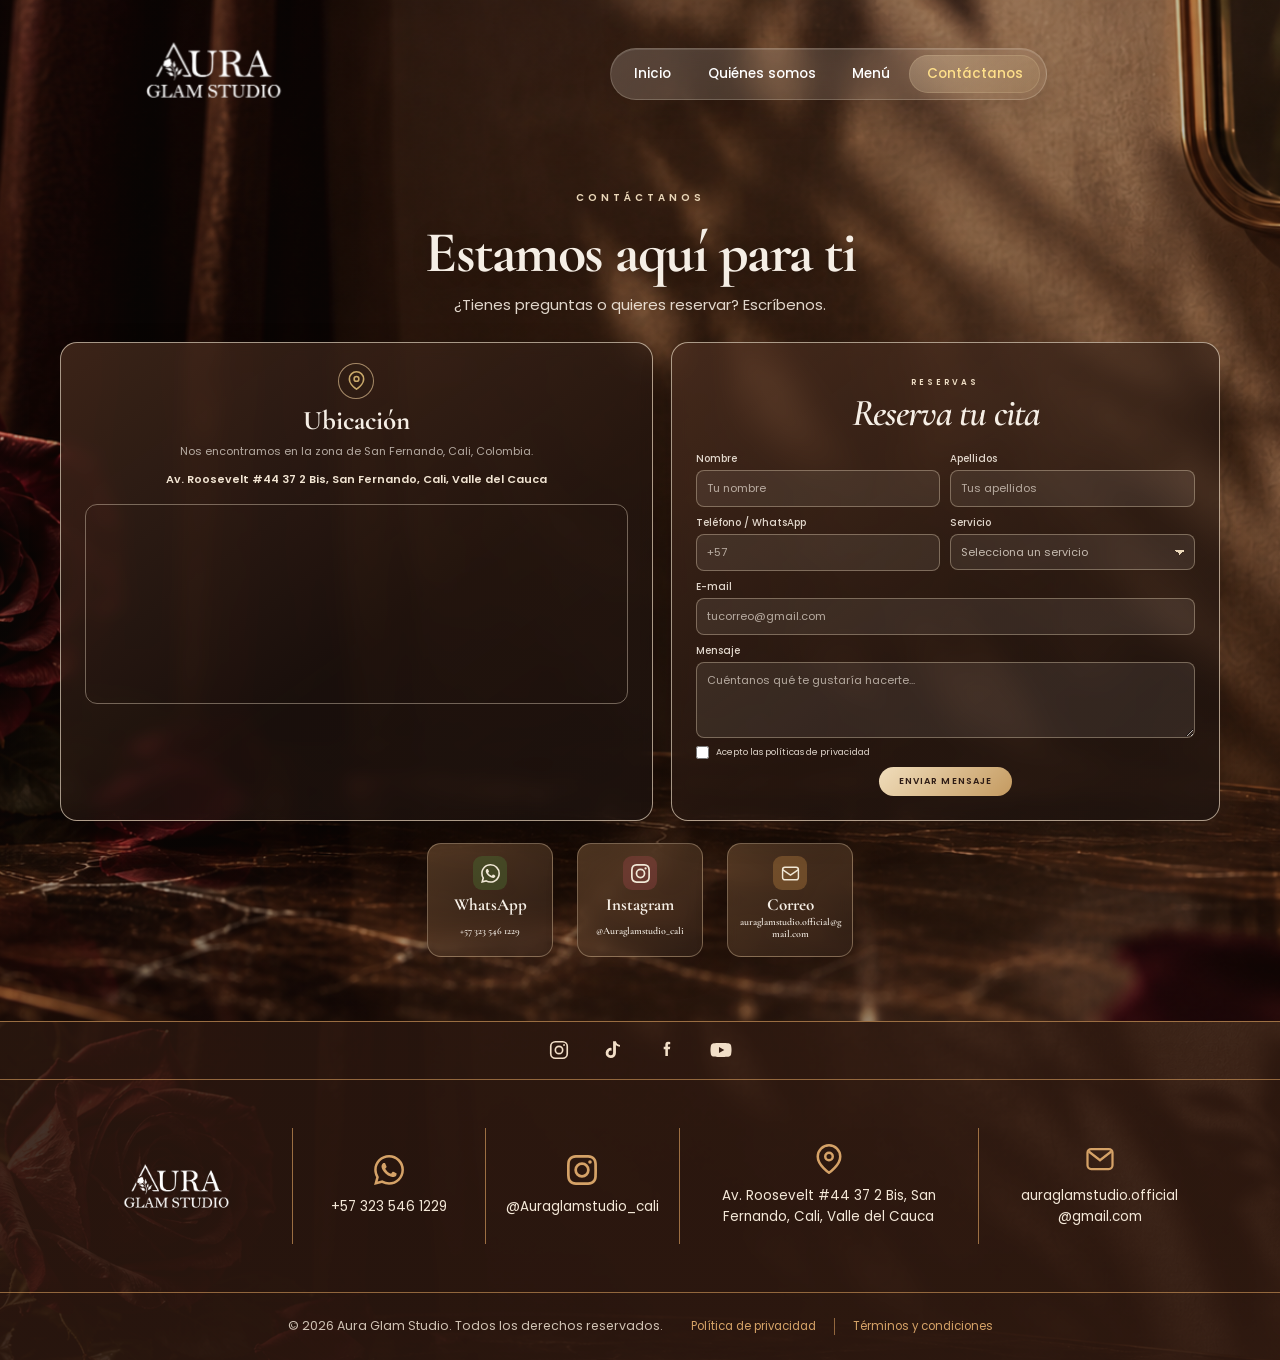
<file: contacto.html>
<!DOCTYPE html>
<html lang="es">
<head>
    <meta charset="UTF-8">
    <meta name="viewport" content="width=device-width, initial-scale=1.0">
    <title>Contacto — Aura Glam Studio</title>
    <link rel="icon" type="image/png" href="img/favicon.png" sizes="1024x1024">
    <link rel="preconnect" href="https://fonts.googleapis.com">
    <link rel="preconnect" href="https://fonts.gstatic.com" crossorigin>
    <link href="https://fonts.googleapis.com/css2?family=Cormorant+Garamond:ital,wght@0,500;0,600;0,700;1,500&family=Poppins:wght@300;400;500;600&display=swap" rel="stylesheet">
    <link rel="stylesheet" href="css/global.css">
    <link rel="stylesheet" href="css/contacto.css">
</head>
<body>

    <!-- NAVBAR -->
    <header>
        <nav id="navbar">
            <a href="index.html" class="nav-logo">
                <img src="img/Logoblanco.png.png" alt="Aura Glam Studio" class="nav-logo-img">
            </a>
            <ul class="nav-links">
                <li><a href="index.html"    class="nav-link">Inicio</a></li>
                <li><a href="nosotros.html" class="nav-link">Quiénes somos</a></li>
                <li><a href="menu.html"     class="nav-link">Menú</a></li>
                <li><a href="contacto.html" class="nav-link activo-link">Contáctanos</a></li>
            </ul>
            <button class="hamburger" id="hamburger" aria-label="Abrir menú">
                <span></span><span></span><span></span>
            </button>
        </nav>
        <div class="nav-mobile" id="navMobile">
            <a href="index.html"    class="nav-link-mobile">Inicio</a>
            <a href="nosotros.html" class="nav-link-mobile">Quiénes somos</a>
            <a href="menu.html"     class="nav-link-mobile">Menú</a>
            <a href="contacto.html" class="nav-link-mobile">Contáctanos</a>
        </div>
    </header>

    <main class="contacto-fondo">
        <!-- ENCABEZADO -->
        <section class="contacto-hero">
            <span class="seccion-tag claro">CONTÁCTANOS</span>
            <h1>Estamos aquí para ti</h1>
            <p>¿Tienes preguntas o quieres reservar? Escríbenos.</p>
        </section>

        <!-- CONTACTO Y RESERVAS -->
        <section class="contacto-seccion" id="contacto">
        <div class="ubicacion-panel">
            <div class="contacto-card ubicacion-card reveal">
                <div class="contacto-icono ubicacion-color">
                    <svg viewBox="0 0 24 24" fill="none" stroke="currentColor" stroke-width="2"><path d="M21 10c0 7-9 13-9 13s-9-6-9-13a9 9 0 0 1 18 0z"/><circle cx="12" cy="10" r="3"/></svg>
                </div>
                <h3>Ubicación</h3>
                <p>Nos encontramos en la zona de San Fernando, Cali, Colombia.</p>
                <span class="contacto-link">Av. Roosevelt #44 37 2 Bis, San Fernando, Cali, Valle del Cauca</span>
                <div class="contacto-mapa">
                    <iframe
                        title="Ubicación de Aura Glam Studio en San Fernando, Cali"
                        src="https://www.google.com/maps?q=Av.+Roosevelt+%2344+37+2+Bis,+San+Fernando,+Cali,+Valle+del+Cauca,+Colombia&output=embed"
                        loading="lazy"
                        referrerpolicy="no-referrer-when-downgrade"
                        allowfullscreen></iframe>
                </div>
            </div>
        </div>

        <div class="contacto-grid">

            <div class="contacto-card reveal">
                <div class="contacto-icono whatsapp-color">
                    <svg viewBox="0 0 24 24" fill="currentColor"><path d="M17.472 14.382c-.297-.149-1.758-.867-2.03-.967-.273-.099-.471-.148-.67.15-.197.297-.767.966-.94 1.164-.173.199-.347.223-.644.075-.297-.15-1.255-.463-2.39-1.475-.883-.788-1.48-1.761-1.653-2.059-.173-.297-.018-.458.13-.606.134-.133.298-.347.446-.52.149-.174.198-.298.298-.497.099-.198.05-.371-.025-.52-.075-.149-.669-1.612-.916-2.207-.242-.579-.487-.5-.669-.51-.173-.008-.371-.01-.57-.01-.198 0-.52.074-.792.372-.272.297-1.04 1.016-1.04 2.479 0 1.462 1.065 2.875 1.213 3.074.149.198 2.096 3.2 5.077 4.487.709.306 1.262.489 1.694.625.712.227 1.36.195 1.871.118.571-.085 1.758-.719 2.006-1.413.248-.694.248-1.289.173-1.413-.074-.124-.272-.198-.57-.347m-5.421 7.403h-.004a9.87 9.87 0 01-5.031-1.378l-.361-.214-3.741.982.998-3.648-.235-.374a9.86 9.86 0 01-1.51-5.26c.001-5.45 4.436-9.884 9.888-9.884 2.64 0 5.122 1.03 6.988 2.898a9.825 9.825 0 012.893 6.994c-.003 5.45-4.437 9.884-9.885 9.884m8.413-18.297A11.815 11.815 0 0012.05 0C5.495 0 .16 5.335.157 11.892c0 2.096.547 4.142 1.588 5.945L.057 24l6.305-1.654a11.882 11.882 0 005.683 1.448h.005c6.554 0 11.89-5.335 11.893-11.893a11.821 11.821 0 00-3.48-8.413z"/></svg>
                </div>
                <h3>WhatsApp</h3>
                <a href="https://wa.me/573235461229" class="contacto-link" target="_blank" rel="noreferrer">
                    +57 323 546 1229
                </a>
            </div>

            <div class="contacto-card reveal">
                <div class="contacto-icono instagram-color">
                    <svg viewBox="0 0 24 24" fill="currentColor"><path d="M12 2.163c3.204 0 3.584.012 4.85.07 3.252.148 4.771 1.691 4.919 4.919.058 1.265.069 1.645.069 4.849 0 3.205-.012 3.584-.069 4.849-.149 3.225-1.664 4.771-4.919 4.919-1.266.058-1.644.07-4.85.07-3.204 0-3.584-.012-4.849-.07-3.26-.149-4.771-1.699-4.919-4.92-.058-1.265-.07-1.644-.07-4.849 0-3.204.013-3.583.07-4.849.149-3.227 1.664-4.771 4.919-4.919 1.266-.057 1.645-.069 4.849-.069zM12 0C8.741 0 8.333.014 7.053.072 2.695.272.273 2.69.073 7.052.014 8.333 0 8.741 0 12c0 3.259.014 3.668.072 4.948.2 4.358 2.618 6.78 6.98 6.98C8.333 23.986 8.741 24 12 24c3.259 0 3.668-.014 4.948-.072 4.354-.2 6.782-2.618 6.979-6.98.059-1.28.073-1.689.073-4.948 0-3.259-.014-3.667-.072-4.947-.196-4.354-2.617-6.78-6.979-6.98C15.668.014 15.259 0 12 0zm0 5.838a6.162 6.162 0 100 12.324 6.162 6.162 0 000-12.324zM12 16a4 4 0 110-8 4 4 0 010 8zm6.406-11.845a1.44 1.44 0 100 2.881 1.44 1.44 0 000-2.881z"/></svg>
                </div>
                <h3>Instagram</h3>
                <a href="https://instagram.com/Auraglamstudio_cali" class="contacto-link" target="_blank" rel="noreferrer">
                    @Auraglamstudio_cali
                </a>
            </div>

            <div class="contacto-card reveal">
                <div class="contacto-icono correo-color">
                    <svg viewBox="0 0 24 24" fill="none" stroke="currentColor" stroke-width="1.8">
                        <rect x="2" y="4" width="20" height="16" rx="3"/>
                        <path d="M2 7l10 7 10-7"/>
                    </svg>
                </div>
                <h3>Correo</h3>
                <a href="mailto:auraglamstudio.official@gmail.com" class="contacto-link">
                    auraglamstudio.official@gmail.com
                </a>
            </div>

        </div>

        <div class="reserva-panel">
            <div class="reserva-heading">
                <span class="seccion-tag claro">RESERVAS</span>
                <h2>Reserva tu cita</h2>
            </div>
            <form class="reserva-form" id="formulario" action="#" method="post">
                <div class="form-field">
                    <label for="nombre">Nombre</label>
                    <input id="nombre" name="nombre" type="text" autocomplete="given-name" placeholder="Tu nombre" required>
                </div>
                <div class="form-field">
                    <label for="apellidos">Apellidos</label>
                    <input id="apellidos" name="apellidos" type="text" autocomplete="family-name" placeholder="Tus apellidos" required>
                </div>
                <div class="form-field">
                    <label for="telefono">Teléfono / WhatsApp</label>
                    <input id="telefono" name="telefono" type="tel" autocomplete="tel" placeholder="+57" required>
                </div>
                <div class="form-field">
                    <label for="servicio">Servicio</label>
                    <select id="servicio" name="servicio" required>
                        <option value="" selected disabled>Selecciona un servicio</option>
                        <option value="cabello">Cabello</option>
                        <option value="unas">Uñas</option>
                        <option value="maquillaje">Maquillaje</option>
                        <option value="asesoria">Asesoría</option>
                    </select>
                </div>
                <section class="productos-seleccionados form-field-full" id="productosSeleccionados" aria-labelledby="productosSeleccionadosTitulo" aria-live="polite" hidden>
                    <h3 id="productosSeleccionadosTitulo">Productos seleccionados</h3>
                    <ul id="listaProductosSeleccionados"></ul>
                    <input type="hidden" id="productosReserva" name="productos">
                </section>
                <div class="form-field" id="campoCategoria" style="display:none;">
                    <label>Categoría</label>
                    <input id="categoria" name="categoria" type="hidden">
                    <div class="categoria-pills" id="categoriaPills"></div>
                    <a href="#" class="categoria-add" id="btnAgregarCategoria" title="Agregar otra categoría">
                        <span>+</span>
                    </a>
                </div>
                <div class="form-field form-field-full">
                    <label for="email">E-mail</label>
                    <input id="email" name="email" type="email" autocomplete="email" placeholder="tucorreo@gmail.com" required>
                </div>
                <div class="form-field form-field-full">
                    <label for="mensaje">Mensaje</label>
                    <textarea id="mensaje" name="mensaje" rows="6" placeholder="Cuéntanos qué te gustaría hacerte..." required></textarea>
                </div>
                <label class="privacy-check" for="privacidad">
                    <input id="privacidad" name="privacidad" type="checkbox" required>
                    <span>Acepto las políticas de privacidad</span>
                </label>
                <button class="reserva-button" id="btnEnviar" type="submit">ENVIAR MENSAJE</button>
            </form>
        </div>

        </section>
    </main>

    <!-- FOOTER -->
    <footer class="footer footer-simple">
        <div class="footer-socials" aria-label="Redes sociales">
            <a class="footer-social-link" href="https://instagram.com/Auraglamstudio_cali" target="_blank" rel="noreferrer" aria-label="Instagram">
                <svg viewBox="0 0 24 24" fill="none" stroke="currentColor" stroke-width="1.8" aria-hidden="true"><rect x="3" y="3" width="18" height="18" rx="5"/><circle cx="12" cy="12" r="4"/><circle cx="17.5" cy="6.5" r="1" fill="currentColor" stroke="none"/></svg>
            </a>
            <span class="footer-social-icon" role="img" aria-label="TikTok"><svg viewBox="0 0 24 24" fill="currentColor" aria-hidden="true"><path d="M19.6 8.4a7.1 7.1 0 0 1-4.4-1.5v8.3a5.6 5.6 0 1 1-4.8-5.5v3.1a2.5 2.5 0 1 0 1.7 2.4V2.5h3.1c.2 2.1 1.9 3.8 4.4 4.1z"/></svg></span>
            <span class="footer-social-icon" role="img" aria-label="Facebook"><svg viewBox="0 0 24 24" fill="currentColor" aria-hidden="true"><path d="M15.5 8.5H13V6.7c0-.7.4-.9.8-.9h1.7V3.2l-2.3-.1c-2.5 0-3 1.9-3 3.1v2.3H8.4v2.8h1.8v7.2H13v-7.2h2.1z"/></svg></span>
            <span class="footer-social-icon" role="img" aria-label="YouTube"><svg viewBox="0 0 24 24" fill="currentColor" aria-hidden="true"><path d="M23 7.1a3 3 0 0 0-2.1-2.2C19 4.4 12 4.4 12 4.4s-7 0-8.9.5A3 3 0 0 0 1 7.1 31 31 0 0 0 .5 12a31 31 0 0 0 .5 4.9 3 3 0 0 0 2.1 2.2c1.9.5 8.9.5 8.9.5s7 0 8.9-.5a3 3 0 0 0 2.1-2.2 31 31 0 0 0 .5-4.9 31 31 0 0 0-.5-4.9zM9.8 15.4V8.6l5.8 3.4z"/></svg></span>
        </div>
        <div class="footer-simple-row">
            <div class="footer-brand-block">
                <img src="img/Logoblanco.png.png" alt="Aura Glam Studio" class="footer-logo-img">
            </div>

            <div class="footer-center">
                <span>© 2026</span><br>
                <span>Aura Glam Studio</span>
            </div>

            <div class="footer-contact-list">
                <a class="footer-contact-item" href="mailto:auraglamstudio.official@gmail.com">
                    <svg class="footer-contact-icon" viewBox="0 0 24 24" fill="none" stroke="currentColor" stroke-width="1.8" aria-hidden="true"><rect x="2" y="4" width="20" height="16" rx="3"/><path d="m3 6 9 7 9-7"/></svg>
                    <span>auraglamstudio.official<wbr>@gmail.com</span>
                </a>
                <div class="footer-contact-item">
                    <svg class="footer-contact-icon" viewBox="0 0 24 24" fill="currentColor" aria-hidden="true"><path d="M17.472 14.382c-.297-.149-1.758-.867-2.03-.967-.273-.099-.471-.148-.67.15-.197.297-.767.966-.94 1.164-.173.199-.347.223-.644.075-.297-.15-1.255-.463-2.39-1.475-.883-.788-1.48-1.761-1.653-2.059-.173-.297-.018-.458.13-.606.134-.133.298-.347.446-.52.149-.174.198-.298.298-.497.099-.198.05-.371-.025-.52-.075-.149-.669-1.612-.916-2.207-.242-.579-.487-.5-.669-.51-.173-.008-.371-.01-.57-.01-.198 0-.52.074-.792.372-.272.297-1.04 1.016-1.04 2.479 0 1.462 1.065 2.875 1.213 3.074.149.198 2.096 3.2 5.077 4.487.709.306 1.262.489 1.694.625.712.227 1.36.195 1.871.118.571-.085 1.758-.719 2.006-1.413.248-.694.248-1.289.173-1.413-.074-.124-.272-.198-.57-.347m-5.421 7.403h-.004a9.87 9.87 0 01-5.031-1.378l-.361-.214-3.741.982.998-3.648-.235-.374a9.86 9.86 0 01-1.51-5.26c.001-5.45 4.436-9.884 9.888-9.884 2.64 0 5.122 1.03 6.988 2.898a9.825 9.825 0 012.893 6.994c-.003 5.45-4.437 9.884-9.885 9.884m8.413-18.297A11.815 11.815 0 0012.05 0C5.495 0 .16 5.335.157 11.892c0 2.096.547 4.142 1.588 5.945L.057 24l6.305-1.654a11.882 11.882 0 005.683 1.448h.005c6.554 0 11.89-5.335 11.893-11.893a11.821 11.821 0 00-3.48-8.413z"/></svg>
                    <a href="https://wa.me/573235461229" target="_blank" rel="noreferrer">+57 323 546 1229</a>
                </div>
                <div class="footer-contact-item">
                    <svg class="footer-contact-icon" viewBox="0 0 24 24" fill="currentColor" aria-hidden="true"><path d="M12 2.163c3.204 0 3.584.012 4.85.07 3.252.148 4.771 1.691 4.919 4.919.058 1.265.069 1.645.069 4.849 0 3.205-.012 3.584-.069 4.849-.149 3.225-1.664 4.771-4.919 4.919-1.266.058-1.644.07-4.85.07-3.204 0-3.584-.012-4.849-.07-3.26-.149-4.771-1.699-4.919-4.92-.058-1.265-.07-1.644-.07-4.849 0-3.204.013-3.583.07-4.849.149-3.227 1.664-4.771 4.919-4.919 1.266-.057 1.645-.069 4.849-.069zM12 0C8.741 0 8.333.014 7.053.072 2.695.272.273 2.69.073 7.052.014 8.333 0 8.741 0 12c0 3.259.014 3.668.072 4.948.2 4.358 2.618 6.78 6.98 6.98C8.333 23.986 8.741 24 12 24c3.259 0 3.668-.014 4.948-.072 4.354-.2 6.782-2.618 6.979-6.98.059-1.28.073-1.689.073-4.948 0-3.259-.014-3.667-.072-4.947-.196-4.354-2.617-6.78-6.979-6.98C15.668.014 15.259 0 12 0zm0 5.838a6.162 6.162 0 100 12.324 6.162 6.162 0 000-12.324zM12 16a4 4 0 110-8 4 4 0 010 8zm6.406-11.845a1.44 1.44 0 100 2.881 1.44 1.44 0 000-2.881z"/></svg>
                    <a href="https://instagram.com/Auraglamstudio_cali" target="_blank" rel="noreferrer">@Auraglamstudio_cali</a>
                </div>
                <div class="footer-contact-item">
                    <svg class="footer-contact-icon" viewBox="0 0 24 24" fill="none" stroke="currentColor" stroke-width="2" aria-hidden="true"><path d="M21 10c0 7-9 13-9 13s-9-6-9-13a9 9 0 0 1 18 0z"/><circle cx="12" cy="10" r="3"/></svg>
                    <span>Av. Roosevelt #44 37 2 Bis, San Fernando, Cali, Valle del Cauca</span>
                </div>
            </div>
        </div>
        <div class="footer-bottom">
            <span class="footer-copyright">© 2026 Aura Glam Studio. Todos los derechos reservados.</span>
            <div class="footer-legal"><span>Política de privacidad</span><span>Términos y condiciones</span></div>
        </div>
    </footer>

    <script src="js/global.js"></script>
    <script src="js/contacto.js"></script>
</body>
</html>
</file>
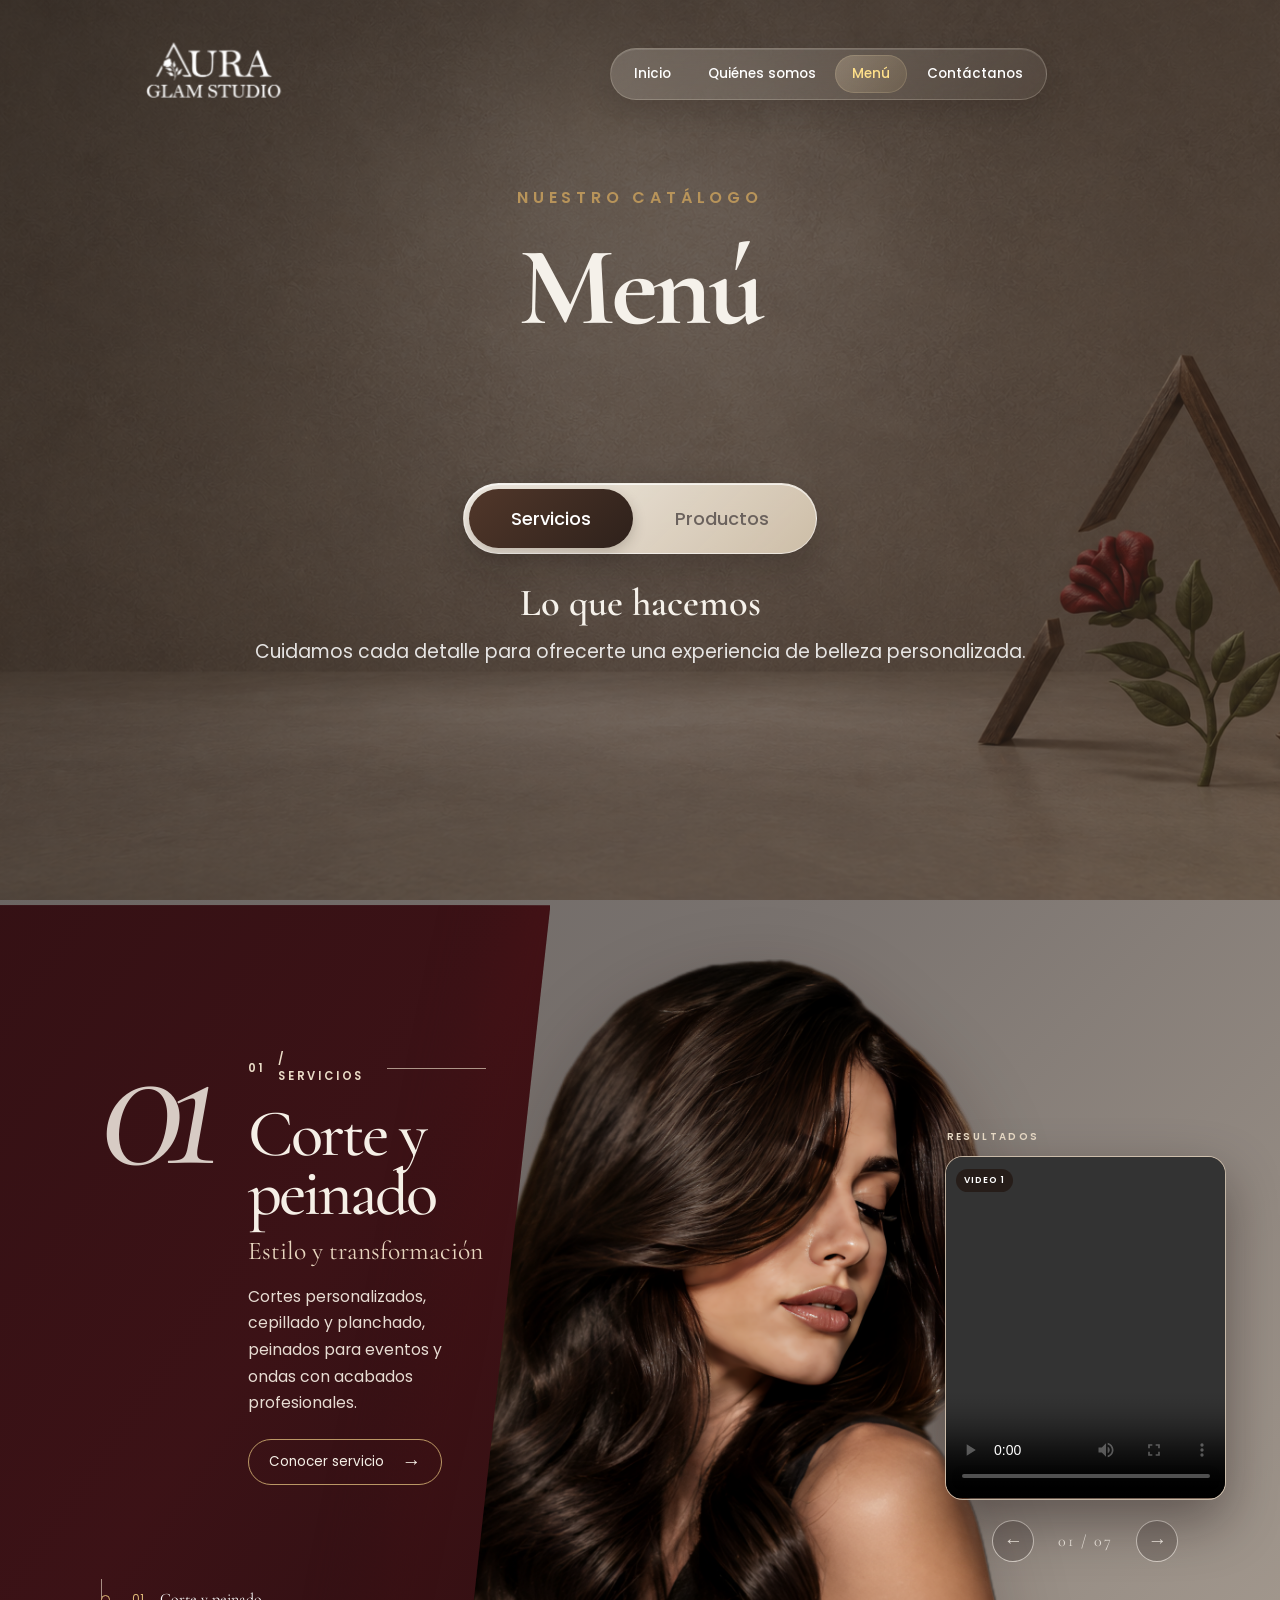
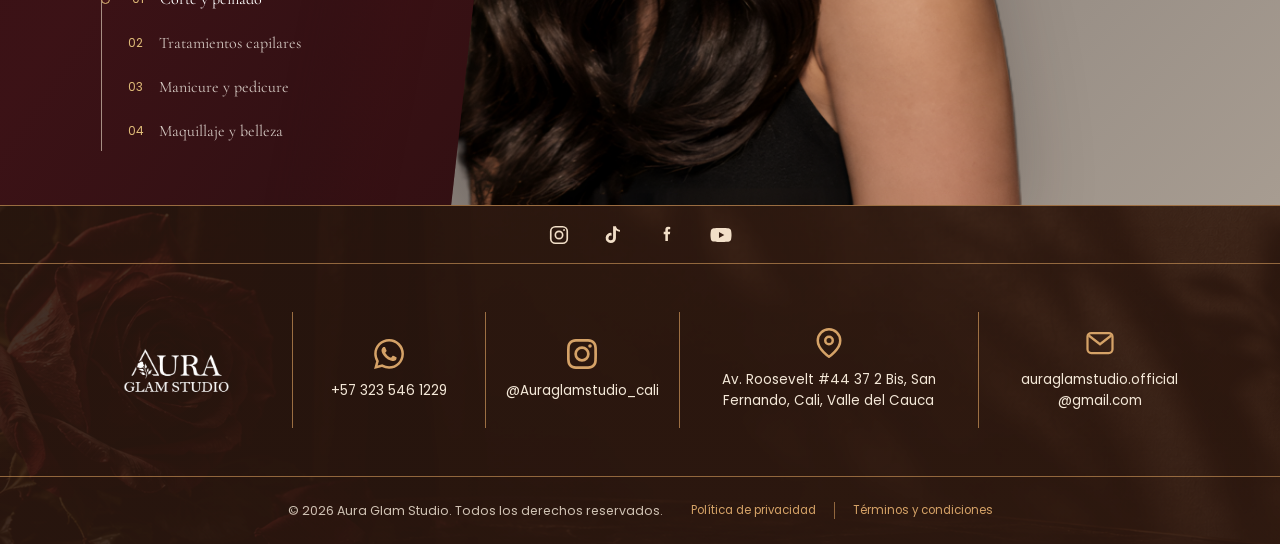
<file: menu.html>
<!DOCTYPE html>
<html lang="es">
<head>
    <meta charset="UTF-8">
    <meta name="viewport" content="width=device-width, initial-scale=1.0">
    <title>Menú — Aura Glam Studio</title>
    <link rel="icon" type="image/png" href="img/favicon.png" sizes="1025x1025">
    <link rel="preconnect" href="https://fonts.googleapis.com">
    <link rel="preconnect" href="https://fonts.gstatic.com" crossorigin>
    <link href="https://fonts.googleapis.com/css2?family=Cormorant+Garamond:ital,wght@0,500;0,600;0,700;1,500&family=Poppins:wght@300;400;500;600&display=swap" rel="stylesheet">
    <link rel="stylesheet" href="css/global.css">
    <link rel="stylesheet" href="css/menu.css">
</head>
<body class="pagina-menu">

    <!-- NAVBAR -->
    <header>
        <nav id="navbar">
            <a href="index.html" class="nav-logo">
                <img src="img/Logoblanco.png.png" alt="Aura Glam Studio" class="nav-logo-img">
            </a>
            <ul class="nav-links">
                <li><a href="index.html"    class="nav-link">Inicio</a></li>
                <li><a href="nosotros.html" class="nav-link">Quiénes somos</a></li>
                <li><a href="menu.html"     class="nav-link activo-link">Menú</a></li>
                <li><a href="contacto.html" class="nav-link">Contáctanos</a></li>
            </ul>
            <div class="nav-derecha">
                <button class="btn-carrito" id="btnCarrito" aria-label="Carrito de compras">
                    <svg viewBox="0 0 24 24" fill="none" stroke="currentColor" stroke-width="1.8">
                        <path d="M6 2L3 6v14a2 2 0 0 0 2 2h14a2 2 0 0 0 2-2V6l-3-4z"/>
                        <line x1="3" y1="6" x2="21" y2="6"/>
                        <path d="M16 10a4 4 0 0 1-8 0"/>
                    </svg>
                    <span class="carrito-badge" id="carritoBadge">0</span>
                </button>
                <button class="hamburger" id="hamburger" aria-label="Abrir menú">
                    <span></span><span></span><span></span>
                </button>
            </div>
        </nav>
        <div class="nav-mobile" id="navMobile">
            <a href="index.html"    class="nav-link-mobile">Inicio</a>
            <a href="nosotros.html" class="nav-link-mobile">Quiénes somos</a>
            <a href="menu.html"     class="nav-link-mobile">Menú</a>
            <a href="contacto.html" class="nav-link-mobile">Contáctanos</a>
        </div>
    </header>

    <!-- ENCABEZADO DE PÁGINA -->
    <section class="page-hero-crema">
        <span class="seccion-tag">NUESTRO CATÁLOGO</span>
        <h1>Menú</h1>
    </section>

    <main class="menu-contenido">
        <div class="menu-tabs-wrapper">
            <div class="tabs menu-tabs" role="tablist" aria-label="Categorías del menú">
                <button class="tab activo-tab" id="tabServicios" type="button" role="tab" aria-selected="true" aria-controls="servicios">
                    Servicios
                </button>
                <button class="tab" id="tabProductos" type="button" role="tab" aria-selected="false" aria-controls="productos" tabindex="-1">
                    Productos
                </button>
            </div>
            <div class="menu-intro reveal">
                <div class="menu-intro-content menu-intro-servicios">
                    <h2>Lo que hacemos</h2>
                    <p>Cuidamos cada detalle para ofrecerte una experiencia de belleza personalizada.</p>
                </div>
                <div class="menu-intro-content menu-intro-productos">
                    <h2>Lo que ofrecemos</h2>
                    <p>Productos seleccionados para complementar tu rutina de belleza en casa.</p>
                </div>
            </div>
        </div>

        <section class="servicio-showcase servicio--corte" id="servicios" role="tabpanel" aria-labelledby="tabServicios" aria-label="Servicios de Aura Glam Studio">
            <div class="servicio-panel reveal-left">
                <div class="servicio-intro reveal-left">
                    <span class="servicio-numero" id="servicioNumero" aria-hidden="true">01</span>
                    <div class="servicio-detalle">
                        <span class="servicio-kicker"><span id="servicioIndice">01</span> / SERVICIOS</span>
                        <h2 id="servicioTitulo">Corte y<br>peinado</h2>
                        <p class="servicio-subtitulo" id="servicioSubtitulo">Estilo y transformación</p>
                        <p class="servicio-descripcion" id="servicioDescripcion">
                            Cortes personalizados, cepillado y planchado, peinados para eventos y ondas con acabados profesionales.
                        </p>
                        <a class="servicio-cta" href="contacto.html">Conocer servicio <span aria-hidden="true">→</span></a>
                    </div>
                </div>

                <nav class="servicio-nav reveal-left" aria-label="Elegir servicio">
                    <button class="servicio-nav-item activo" type="button" data-servicio="0" aria-pressed="true">
                        <span>01</span> Corte y peinado
                    </button>
                    <button class="servicio-nav-item" type="button" data-servicio="1" aria-pressed="false">
                        <span>02</span> Tratamientos capilares
                    </button>
                    <button class="servicio-nav-item" type="button" data-servicio="2" aria-pressed="false">
                        <span>03</span> Manicure y pedicure
                    </button>
                    <button class="servicio-nav-item" type="button" data-servicio="3" aria-pressed="false">
                        <span>04</span> Maquillaje y belleza
                    </button>
                </nav>
            </div>

            <img
                class="servicio-modelo reveal-right"
                id="servicioModelo"
                src="img/modelo1.png"
                alt="Resultado de peinado profesional"
            >

            <div class="servicio-resultados reveal-right">
                <div class="resultados-encabezado">
                    <span>RESULTADOS</span>
                    <span class="resultado-tipo" id="resultadoTipo">VIDEO</span>
                </div>
                <div class="resultado-visor" id="resultadoVisor" aria-live="polite"></div>
                <div class="resultado-controles">
                    <button class="resultado-flecha" type="button" id="resultadoAnterior" aria-label="Resultado anterior">←</button>
                    <span class="resultado-contador" id="resultadoContador">01 / 04</span>
                    <button class="resultado-flecha" type="button" id="resultadoSiguiente" aria-label="Siguiente resultado">→</button>
                </div>
            </div>

        </section>

    <!-- PRODUCTOS -->
    <section class="productos-section fondo-blanco" id="productos" role="tabpanel" aria-labelledby="tabProductos" hidden>
        <div class="productos-grid">
            <article class="prod-card prod-card--serum reveal">
                <div class="prod-media">
                    <div class="visual-wrap">
                        <img class="visual" src="img/SERUMCAPILARVISUAL.png" alt="Sérum capilar" />
                    </div>
                </div>
                <div class="prod-card__content">
                    <span class="prod-badge prod-badge--natural">Natural</span>
                    <h3>Sérum capilar</h3>
                    <p>Nutrición profunda para cabellos dañados o secos. Resultados desde la primera aplicación.</p>
                    <button class="btn-agregar" data-producto="Sérum capilar">
                        <svg viewBox="0 0 24 24" fill="none" stroke="currentColor" stroke-width="1.8"><path d="M6 2L3 6v14a2 2 0 0 0 2 2h14a2 2 0 0 0 2-2V6l-3-4z"/><line x1="3" y1="6" x2="21" y2="6"/><path d="M16 10a4 4 0 0 1-8 0"/></svg>
                        Añadir al carrito
                    </button>
                </div>
            </article>

            <article class="prod-card prod-card--shampoo reveal">
                <div class="prod-media">
                    <div class="visual-wrap">
                        <img class="visual" src="img/SHAMPOOVISUAL.png" alt="Shampoo profesional" />
                    </div>
                </div>
                <div class="prod-card__content">
                    <span class="prod-badge prod-badge--premium">Premium</span>
                    <h3>Shampoo profesional</h3>
                    <p>Limpieza suave sin sulfatos, enriquecido con proteínas para un cabello brillante y saludable.</p>
                    <button class="btn-agregar" data-producto="Shampoo profesional">
                        <svg viewBox="0 0 24 24" fill="none" stroke="currentColor" stroke-width="1.8"><path d="M6 2L3 6v14a2 2 0 0 0 2 2h14a2 2 0 0 0 2-2V6l-3-4z"/><line x1="3" y1="6" x2="21" y2="6"/><path d="M16 10a4 4 0 0 1-8 0"/></svg>
                        Añadir al carrito
                    </button>
                </div>
            </article>

            <article class="prod-card prod-card--aceite reveal">
                <div class="prod-media">
                    <div class="visual-wrap">
                        <img class="visual" src="img/ACEITECAPILARVISUAL.png" alt="Aceite capilar" />
                    </div>
                </div>
                <div class="prod-card__content">
                    <span class="prod-badge prod-badge--favorite">Favorito</span>
                    <h3>Aceite capilar</h3>
                    <p>Brillo, suavidad y protección en un solo producto. Ideal como tratamiento de noche.</p>
                    <button class="btn-agregar" data-producto="Aceite capilar">
                        <svg viewBox="0 0 24 24" fill="none" stroke="currentColor" stroke-width="1.8"><path d="M6 2L3 6v14a2 2 0 0 0 2 2h14a2 2 0 0 0 2-2V6l-3-4z"/><line x1="3" y1="6" x2="21" y2="6"/><path d="M16 10a4 4 0 0 1-8 0"/></svg>
                        Añadir al carrito
                    </button>
                </div>
            </article>

            <article class="prod-card prod-card--crema reveal">
                <div class="prod-media">
                    <div class="visual-wrap">
                        <img class="visual" src="img/CREMAFACIALVISUAL.png" alt="Crema facial" />
                    </div>
                </div>
                <div class="prod-card__content">
                    <span class="prod-badge prod-badge--skincare">Skincare</span>
                    <h3>Crema facial</h3>
                    <p>Hidratación y protección para el cuidado diario del rostro. Fórmula ligera y de rápida absorción.</p>
                    <button class="btn-agregar" data-producto="Crema facial">
                        <svg viewBox="0 0 24 24" fill="none" stroke="currentColor" stroke-width="1.8"><path d="M6 2L3 6v14a2 2 0 0 0 2 2h14a2 2 0 0 0 2-2V6l-3-4z"/><line x1="3" y1="6" x2="21" y2="6"/><path d="M16 10a4 4 0 0 1-8 0"/></svg>
                        Añadir al carrito
                    </button>
                </div>
            </article>
        </div>
    </section>
    </main>

    <!-- FOOTER -->
    <footer class="footer footer-simple">
        <div class="footer-socials" aria-label="Redes sociales">
            <a class="footer-social-link" href="https://instagram.com/Auraglamstudio_cali" target="_blank" rel="noreferrer" aria-label="Instagram">
                <svg viewBox="0 0 24 24" fill="none" stroke="currentColor" stroke-width="1.8" aria-hidden="true"><rect x="3" y="3" width="18" height="18" rx="5"/><circle cx="12" cy="12" r="4"/><circle cx="17.5" cy="6.5" r="1" fill="currentColor" stroke="none"/></svg>
            </a>
            <span class="footer-social-icon" role="img" aria-label="TikTok"><svg viewBox="0 0 24 24" fill="currentColor" aria-hidden="true"><path d="M19.6 8.4a7.1 7.1 0 0 1-4.4-1.5v8.3a5.6 5.6 0 1 1-4.8-5.5v3.1a2.5 2.5 0 1 0 1.7 2.4V2.5h3.1c.2 2.1 1.9 3.8 4.4 4.1z"/></svg></span>
            <span class="footer-social-icon" role="img" aria-label="Facebook"><svg viewBox="0 0 24 24" fill="currentColor" aria-hidden="true"><path d="M15.5 8.5H13V6.7c0-.7.4-.9.8-.9h1.7V3.2l-2.3-.1c-2.5 0-3 1.9-3 3.1v2.3H8.4v2.8h1.8v7.2H13v-7.2h2.1z"/></svg></span>
            <span class="footer-social-icon" role="img" aria-label="YouTube"><svg viewBox="0 0 24 24" fill="currentColor" aria-hidden="true"><path d="M23 7.1a3 3 0 0 0-2.1-2.2C19 4.4 12 4.4 12 4.4s-7 0-8.9.5A3 3 0 0 0 1 7.1 31 31 0 0 0 .5 12a31 31 0 0 0 .5 4.9 3 3 0 0 0 2.1 2.2c1.9.5 8.9.5 8.9.5s7 0 8.9-.5a3 3 0 0 0 2.1-2.2 31 31 0 0 0 .5-4.9 31 31 0 0 0-.5-4.9zM9.8 15.4V8.6l5.8 3.4z"/></svg></span>
        </div>
        <div class="footer-simple-row">
            <div class="footer-brand-block">
                <img src="img/Logoblanco.png.png" alt="Aura Glam Studio" class="footer-logo-img">
            </div>

            <div class="footer-center">
                <span>© 2026</span><br>
                <span>Aura Glam Studio</span>
            </div>

            <div class="footer-contact-list">
                <a class="footer-contact-item" href="mailto:auraglamstudio.official@gmail.com">
                    <svg class="footer-contact-icon" viewBox="0 0 24 24" fill="none" stroke="currentColor" stroke-width="1.8" aria-hidden="true"><rect x="2" y="4" width="20" height="16" rx="3"/><path d="m3 6 9 7 9-7"/></svg>
                    <span>auraglamstudio.official<wbr>@gmail.com</span>
                </a>
                <div class="footer-contact-item">
                    <svg class="footer-contact-icon" viewBox="0 0 24 24" fill="currentColor" aria-hidden="true"><path d="M17.472 14.382c-.297-.149-1.758-.867-2.03-.967-.273-.099-.471-.148-.67.15-.197.297-.767.966-.94 1.164-.173.199-.347.223-.644.075-.297-.15-1.255-.463-2.39-1.475-.883-.788-1.48-1.761-1.653-2.059-.173-.297-.018-.458.13-.606.134-.133.298-.347.446-.52.149-.174.198-.298.298-.497.099-.198.05-.371-.025-.52-.075-.149-.669-1.612-.916-2.207-.242-.579-.487-.5-.669-.51-.173-.008-.371-.01-.57-.01-.198 0-.52.074-.792.372-.272.297-1.04 1.016-1.04 2.479 0 1.462 1.065 2.875 1.213 3.074.149.198 2.096 3.2 5.077 4.487.709.306 1.262.489 1.694.625.712.227 1.36.195 1.871.118.571-.085 1.758-.719 2.006-1.413.248-.694.248-1.289.173-1.413-.074-.124-.272-.198-.57-.347m-5.421 7.403h-.004a9.87 9.87 0 01-5.031-1.378l-.361-.214-3.741.982.998-3.648-.235-.374a9.86 9.86 0 01-1.51-5.26c.001-5.45 4.436-9.884 9.888-9.884 2.64 0 5.122 1.03 6.988 2.898a9.825 9.825 0 012.893 6.994c-.003 5.45-4.437 9.884-9.885 9.884m8.413-18.297A11.815 11.815 0 0012.05 0C5.495 0 .16 5.335.157 11.892c0 2.096.547 4.142 1.588 5.945L.057 24l6.305-1.654a11.882 11.882 0 005.683 1.448h.005c6.554 0 11.89-5.335 11.893-11.893a11.821 11.821 0 00-3.48-8.413z"/></svg>
                    <a href="https://wa.me/573235461229" target="_blank" rel="noreferrer">+57 323 546 1229</a>
                </div>
                <div class="footer-contact-item">
                    <svg class="footer-contact-icon" viewBox="0 0 24 24" fill="currentColor" aria-hidden="true"><path d="M12 2.163c3.204 0 3.584.012 4.85.07 3.252.148 4.771 1.691 4.919 4.919.058 1.265.069 1.645.069 4.849 0 3.205-.012 3.584-.069 4.849-.149 3.225-1.664 4.771-4.919 4.919-1.266.058-1.644.07-4.85.07-3.204 0-3.584-.012-4.849-.07-3.26-.149-4.771-1.699-4.919-4.92-.058-1.265-.07-1.644-.07-4.849 0-3.204.013-3.583.07-4.849.149-3.227 1.664-4.771 4.919-4.919 1.266-.057 1.645-.069 4.849-.069zM12 0C8.741 0 8.333.014 7.053.072 2.695.272.273 2.69.073 7.052.014 8.333 0 8.741 0 12c0 3.259.014 3.668.072 4.948.2 4.358 2.618 6.78 6.98 6.98C8.333 23.986 8.741 24 12 24c3.259 0 3.668-.014 4.948-.072 4.354-.2 6.782-2.618 6.979-6.98.059-1.28.073-1.689.073-4.948 0-3.259-.014-3.667-.072-4.947-.196-4.354-2.617-6.78-6.979-6.98C15.668.014 15.259 0 12 0zm0 5.838a6.162 6.162 0 100 12.324 6.162 6.162 0 000-12.324zM12 16a4 4 0 110-8 4 4 0 010 8zm6.406-11.845a1.44 1.44 0 100 2.881 1.44 1.44 0 000-2.881z"/></svg>
                    <a href="https://instagram.com/Auraglamstudio_cali" target="_blank" rel="noreferrer">@Auraglamstudio_cali</a>
                </div>
                <div class="footer-contact-item">
                    <svg class="footer-contact-icon" viewBox="0 0 24 24" fill="none" stroke="currentColor" stroke-width="2" aria-hidden="true"><path d="M21 10c0 7-9 13-9 13s-9-6-9-13a9 9 0 0 1 18 0z"/><circle cx="12" cy="10" r="3"/></svg>
                    <span>Av. Roosevelt #44 37 2 Bis, San Fernando, Cali, Valle del Cauca</span>
                </div>
            </div>
        </div>
        <div class="footer-bottom">
            <span class="footer-copyright">© 2026 Aura Glam Studio. Todos los derechos reservados.</span>
            <div class="footer-legal"><span>Política de privacidad</span><span>Términos y condiciones</span></div>
        </div>
    </footer>

    <script src="js/global.js"></script>
    <script src="js/menu.js"></script>
</body>
</html>
</file>
<file: css/global.css>
/* ==========================================
   AURA GLAM STUDIO — global.css
   Estilos compartidos: reset, variables,
   navbar, footer, animaciones de scroll
========================================== */

/* =========  VARIABLES  ========= */
:root {
    --crema:        #F5F1EA;
    --blanco:       #FFFFFF;
    --cafe-oscuro:  #2E2825;
    --cafe-medio:   #3A302C;
    --dorado:       #B8945A;
    --dorado-claro: #C9A96A;
    --rojo-petalo:  #C9A96A;
    --rojo:         #9E0000;
    --verde:        #1F3A05;
    --gris-texto:   #6B625D;
    --sombra-sm:    0 4px 18px rgba(0,0,0,.08);
    --sombra-md:    0 10px 35px rgba(0,0,0,.12);
    --sombra-lg:    0 25px 55px rgba(0,0,0,.18);
    --radio:        20px;
    --transicion:   .38s ease;
}

/* =========  RESET & BASE  ========= */
html { scroll-behavior: smooth; }

*, *::before, *::after {
    margin: 0;
    padding: 0;
    box-sizing: border-box;
}

body {
    font-family: 'Poppins', sans-serif;
    background: var(--crema);
    color: var(--cafe-oscuro);
    overflow-x: hidden;
}


a { text-decoration: none; color: inherit; }
img { display: block; max-width: 100%; }

h1, h2, h3 {
    font-family: 'Cormorant Garamond', serif;
    line-height: 1.15;
}

/* =========  ETIQUETAS DE SECCIÓN  ========= */
.seccion-tag {
    display: inline-block;
    font-family: 'Poppins', sans-serif;
    font-size: 12px;
    font-weight: 600;
    letter-spacing: 4px;
    color: var(--dorado);
    text-transform: uppercase;
    margin-bottom: 14px;
}
.seccion-tag.claro { color: var(--dorado-claro); }

.subtitulo {
    max-width: 620px;
    margin: 12px auto 60px;
    color: var(--gris-texto);
    font-size: 18px;
    line-height: 32px;
}
.subtitulo.claro-p { color: #c8bfb7; }

/* ==========================================
   NAVBAR
========================================== */
#navbar {
    position: fixed;
    top: 0; left: 0;
    width: 100%;
    z-index: 1000;
    display: flex;
    justify-content: space-between;
    align-items: center;
    padding: 28px 8%;
    transition: background var(--transicion),
                padding var(--transicion),
                box-shadow var(--transicion);
}

body.pagina-inicio #navbar {
    background: transparent;
    -webkit-backdrop-filter: none;
    backdrop-filter: none;
}

body.pagina-inicio #navbar.activo {
    background: linear-gradient(90deg, rgba(43, 24, 19, .88), rgba(43, 24, 19, .62) 58%, rgba(43, 24, 19, .36));
    box-shadow: 0 6px 30px rgba(0, 0, 0, .2);
    -webkit-backdrop-filter: blur(10px);
    backdrop-filter: blur(10px);
}

body.pagina-inicio #navbar.activo .nav-link,
body.pagina-inicio #navbar.activo .nav-link:hover {
    color: #fff;
}

body.pagina-inicio #navbar.activo .nav-link.activo-link {
    color: #ffe08a;
}

body.pagina-inicio #navbar.activo .nav-logo-img.logo-negro {
    filter: brightness(0) invert(1);
}

body.pagina-inicio #navbar.activo .hamburger span {
    background: #fff;
}

.nav-logo {
    display: flex;
    align-items: center;
    justify-content: flex-start;
    margin-right: auto;
    margin-left: -24px;
    margin-top: -3px;
    flex-shrink: 0;
    transition: color var(--transicion);
    white-space: nowrap;
}
.nav-logo-img {
    width: 270px;
    height: 94px;
    display: block;
    border-radius: 0;
    background: transparent;
    object-fit: contain;
    transform: translateY(-2px);
    filter: sepia(0.9) saturate(0.75) brightness(1.5) hue-rotate(-18deg);
    animation: logoFadeSlide .8s ease;
    transition: transform .3s ease, filter .3s ease;
    will-change: transform;
}
.nav-logo-img.logo-negro {
    filter: brightness(0);
}
.nav-logo:hover .nav-logo-img {
    transform: scale(1.05);
    filter: sepia(0.95) saturate(0.9) brightness(1.6) hue-rotate(-18deg);
}
.nav-logo-texto {
    display: inline-block;
}

@keyframes logoFadeSlide {
    0% {
        opacity: 0;
        transform: translateY(-18px);
    }
    100% {
        opacity: 1;
        transform: translateY(0);
    }
}

.nav-links {
    display: flex;
    list-style: none;
    gap: 4px;
    align-items: center;
    padding: 6px;
    border: 1px solid rgba(255, 244, 225, .2);
    border-radius: 999px;
    background: linear-gradient(135deg, rgba(255, 250, 242, .18), rgba(255, 250, 242, .06));
    -webkit-backdrop-filter: blur(16px);
    backdrop-filter: blur(16px);
    box-shadow: 0 10px 32px rgba(16, 10, 8, .14), inset 0 1px 0 rgba(255, 255, 255, .12);
    margin-inline: auto;
}

.nav-link {
    position: relative;
    font-size: 15px;
    font-weight: 500;
    color: white;
    transition: color var(--transicion), background var(--transicion), box-shadow var(--transicion);
    display: inline-flex;
    align-items: center;
    justify-content: center;
    min-height: 38px;
    padding: 0 17px;
    border-radius: 999px;
    white-space: nowrap;
}

.nav-link::after {
    content: none;
}

.nav-link:hover,
.nav-link.activo-link {
    background: linear-gradient(135deg, rgba(245, 224, 190, .26), rgba(201, 169, 106, .12));
    color: #fff8ed;
    box-shadow: inset 0 0 0 1px rgba(239, 213, 174, .18);
}

.nav-link.activo-link {
    color: #ffe08a;
}

/* Navbar café translúcido al hacer scroll en todas las páginas */
body #navbar.activo {
    background: linear-gradient(90deg, rgba(43, 24, 19, .88), rgba(43, 24, 19, .62) 58%, rgba(43, 24, 19, .36));
    padding: 16px 8%;
    box-shadow: 0 6px 30px rgba(0, 0, 0, .2);
    -webkit-backdrop-filter: blur(10px);
    backdrop-filter: blur(10px);
}
#navbar.activo .nav-logo-img.logo-negro { filter: brightness(0) invert(1); }
#navbar.activo .nav-link,
#navbar.activo .nav-link.activo-link,
#navbar.activo .nav-link:hover { color: #fff; }
#navbar.activo .nav-link:hover,
#navbar.activo .nav-link.activo-link { color: #ffe08a; }
#navbar.activo .hamburger span { background: #fff; }

html body #navbar .nav-links .nav-link.activo-link {
    color: #ffe08a;
}

/* Hamburguesa */
.hamburger {
    display: none;
    flex-direction: column;
    justify-content: space-between;
    width: 26px; height: 18px;
    background: none;
    border: none;
    cursor: pointer;
    padding: 0;
}
.hamburger span {
    display: block;
    width: 100%; height: 2px;
    background: white;
    border-radius: 2px;
    transition: var(--transicion);
}
.hamburger.abierto span:nth-child(1) { transform: translateY(8px) rotate(45deg); }
.hamburger.abierto span:nth-child(2) { opacity: 0; }
.hamburger.abierto span:nth-child(3) { transform: translateY(-8px) rotate(-45deg); }

/* Menú móvil */
.nav-mobile {
    position: fixed;
    top: 0; left: 0;
    width: 100%; height: 100vh;
    background: var(--cafe-oscuro);
    display: flex;
    flex-direction: column;
    justify-content: center;
    align-items: center;
    gap: 36px;
    z-index: 999;
    opacity: 0;
    pointer-events: none;
    transition: opacity .4s ease;
}
.nav-mobile.visible { opacity: 1; pointer-events: all; }

.nav-link-mobile {
    font-family: 'Cormorant Garamond', serif;
    font-size: 38px;
    font-weight: 600;
    color: var(--crema);
    transition: color var(--transicion);
}
.nav-link-mobile:hover { color: var(--dorado-claro); }

/* ==========================================
   FOOTER
========================================== */
.footer {
    background: #2e1913;
    padding: 48px 10%;
    text-align: center;
    border-top: 1px solid rgba(200,160,80,.15);
}
.footer-logo {
    font-family: 'Cormorant Garamond', serif;
    font-size: 28px;
    font-weight: 700;
    color: var(--crema);
    margin-bottom: 14px;
    letter-spacing: 1px;
}
.footer-copy {
    font-size: 13px;
    color: #7a706a;
    margin-bottom: 22px;
}
.footer-links {
    display: flex;
    justify-content: center;
    gap: 32px;
    flex-wrap: wrap;
}
.footer-links a {
    font-size: 13px;
    color: #7a706a;
    transition: color var(--transicion);
}
.footer-links a:hover { color: var(--dorado-claro); }

.footer-simple {
    background: #2e1913;
    padding: 42px 10% 24px;
    color: #F5F1EA;
}

.footer-simple-row {
    display: grid;
    grid-template-columns: 1.1fr 1.5fr;
    align-items: center;
    gap: 24px;
}

.footer-brand-block {
    display: flex;
    align-items: center;
    justify-content: flex-start;
}

.footer-logo-img {
    width: 220px;
    height: auto;
    display: block;
    filter: sepia(0.9) saturate(0.75) brightness(1.5) hue-rotate(-18deg);
}

.footer-contact-list {
    display: flex;
    flex-direction: column;
    align-items: flex-start;
    gap: 10px;
}

.footer-contact-item {
    display: flex;
    align-items: center;
    justify-content: flex-start;
    gap: 10px;
    color: #F5F1EA;
    font-size: 0.8rem;
    text-align: left;
}

.footer-contact-icon {
    width: 18px;
    height: 18px;
    color: var(--dorado-claro);
    flex-shrink: 0;
}

.footer-contact-item a,
.footer-contact-item span {
    color: #F5F1EA;
    text-decoration: none;
    opacity: 0.9;
}

.footer-copy-simple {
    display: none;
}

@media (max-width: 640px) {
    .footer-simple-row {
        grid-template-columns: 1fr;
        text-align: center;
    }
    .footer-brand-block {
        justify-content: center;
    }
    .footer-center {
        text-align: center;
    }
    .footer-contact-list {
        align-items: center;
    }
}

/* ==========================================
   ANIMACIONES DE SCROLL (reveal)
========================================== */
.reveal {
    opacity: 0;
    transform: translateY(55px);
    transition: opacity .85s ease, transform .85s ease;
}
.reveal-left {
    opacity: 0;
    transform: translateX(-70px);
    transition: opacity .85s ease, transform .85s ease;
}
.reveal-right {
    opacity: 0;
    transform: translateX(70px);
    transition: opacity .85s ease, transform .85s ease;
}
.scroll-reveal {
    opacity: 0;
    transition: opacity 1.1s ease, translate 1.1s cubic-bezier(.22, .68, 0, 1);
}
.scroll-reveal-left {
    translate: -56px 0;
}
.scroll-reveal-right {
    translate: 56px 0;
}
.scroll-reveal.is-visible {
    opacity: 1;
    translate: 0 0;
}
.show {
    opacity: 1;
    transform: translate(0, 0);
}

@media (prefers-reduced-motion: reduce) {
    .reveal,
    .reveal-left,
    .reveal-right,
    .scroll-reveal {
        opacity: 1;
        transform: none;
        translate: 0 0;
        transition: none;
    }
}

/* Animación de pulso al llegar a una sección por clic */
.section-highlight {
    animation: pulso-seccion .7s ease both;
}
@keyframes pulso-seccion {
    0%   { outline: 3px solid transparent; outline-offset: 0px; }
    40%  { outline: 3px solid rgba(184,148,90,.45); outline-offset: 10px; }
    100% { outline: 3px solid transparent; outline-offset: 0px; }
}

/* ==========================================
   RESPONSIVE NAVBAR
========================================== */
@media (max-width: 640px) {
    #navbar    { padding: 18px 5%; }
    .nav-links { display: none; }
    .hamburger { display: flex; }
    .nav-logo {
        margin-right: 0;
    }
    .nav-logo-img {
        width: 160px;
        height: auto;
    }
    .nav-logo-texto { font-size: 20px; }
}

@media (min-width: 641px) {
    .nav-links {
        gap: 2px;
    }

    #navbar > .nav-derecha {
        position: absolute;
        top: 50%;
        right: 8%;
        margin-left: 0;
        transform: translateY(-50%);
    }

    .nav-link {
        padding-inline: clamp(11px, 1.35vw, 18px);
        font-size: clamp(12px, 1.05vw, 14px);
    }

    #navbar .nav-derecha {
        margin-left: auto;
    }
}

/* ==========================================
   FOOTER COMPARTIDO
========================================== */
.footer.footer-simple {
    padding: 0;
    color: #f4e8d8;
    text-align: center;
    background:
        linear-gradient(rgba(43, 23, 15, .88), rgba(43, 23, 15, .91)),
        url('../img/FONDOCONTACTANOS.png') center 62% / cover no-repeat;
    border-top: 1px solid rgba(201, 146, 87, .7);
}

.footer-socials {
    min-height: 58px;
    display: flex;
    align-items: center;
    justify-content: center;
    gap: 32px;
    border-bottom: 1px solid rgba(201, 146, 87, .65);
}

.footer-social-link,
.footer-social-icon {
    width: 22px;
    height: 22px;
    display: inline-flex;
    align-items: center;
    justify-content: center;
    color: #f2dfc8;
}

.footer-social-link svg,
.footer-social-icon svg {
    width: 100%;
    height: 100%;
}

.footer-social-link {
    transition: color .25s ease, transform .25s ease;
}

.footer-social-link:hover {
    color: #d8a464;
    transform: translateY(-2px);
}

.footer-simple-row {
    width: min(100%, 1200px);
    margin: 0 auto;
    padding: 48px 20px;
    display: grid;
    grid-template-columns: minmax(190px, 1fr) minmax(0, 4fr);
    align-items: stretch;
    gap: 0;
    text-align: initial;
}

.footer-simple-row .footer-center {
    display: none;
}

.footer-simple-row .footer-brand-block {
    justify-content: center;
    padding: 20px;
}

.footer-simple-row .footer-logo-img {
    width: min(220px, 100%);
    filter: brightness(0) invert(1);
}

.footer-simple-row .footer-contact-list {
    display: grid;
    grid-template-columns: 1fr 1fr 1.55fr 1.25fr;
    align-items: stretch;
    gap: 0;
}

.footer-simple-row .footer-contact-item {
    min-width: 0;
    min-height: 116px;
    padding: 12px 18px;
    display: flex;
    flex-direction: column;
    align-items: center;
    justify-content: center;
    gap: 12px;
    border-left: 1px solid rgba(201, 146, 87, .72);
    color: #f4e8d8;
    font-size: .84rem;
    line-height: 1.55;
    text-align: center;
    text-decoration: none;
    overflow-wrap: anywhere;
}

.footer-simple-row .footer-contact-icon {
    width: 30px;
    height: 30px;
    color: #d5a267;
}

.footer-simple-row .footer-contact-item a,
.footer-simple-row .footer-contact-item span {
    color: inherit;
    opacity: 1;
}

.footer-simple-row a.footer-contact-item {
    transition: color .25s ease;
}

.footer-simple-row a.footer-contact-item:hover {
    color: #d5a267;
}

.footer-simple-row .footer-contact-item:nth-child(1) {
    order: 4;
}

.footer-simple-row .footer-contact-item:nth-child(2) {
    order: 1;
}

.footer-simple-row .footer-contact-item:nth-child(3) {
    order: 2;
}

.footer-simple-row .footer-contact-item:nth-child(4) {
    order: 3;
}

.footer-bottom {
    min-height: 68px;
    padding: 16px 24px;
    display: flex;
    align-items: center;
    justify-content: center;
    flex-wrap: wrap;
    gap: 18px 28px;
    border-top: 1px solid rgba(201, 146, 87, .65);
    color: rgba(244, 232, 216, .82);
    font-size: .78rem;
}

.footer-legal {
    display: flex;
    align-items: center;
    gap: 18px;
    color: #d5a267;
    font-size: .72rem;
}

.footer-legal span + span {
    padding-left: 18px;
    border-left: 1px solid rgba(201, 146, 87, .65);
}

@media (max-width: 760px) {
    .footer-simple-row {
        grid-template-columns: 1fr;
        padding: 30px 18px 24px;
    }

    .footer-simple-row .footer-brand-block {
        padding: 8px 12px 24px;
    }

    .footer-simple-row .footer-logo-img {
        width: min(210px, 70%);
    }

    .footer-simple-row .footer-contact-list {
        grid-template-columns: repeat(2, minmax(0, 1fr));
    }

    .footer-simple-row .footer-contact-item {
        min-height: 108px;
        padding: 14px 10px;
    }

    .footer-simple-row .footer-contact-item:nth-child(1),
    .footer-simple-row .footer-contact-item:nth-child(4) {
        grid-column: 1 / -1;
    }

    .footer-simple-row .footer-contact-item:nth-child(1) {
        border-top: 1px solid rgba(201, 146, 87, .5);
    }

    .footer-simple-row .footer-contact-item:nth-child(2) {
        border-top: 1px solid rgba(201, 146, 87, .5);
    }
}

@media (max-width: 480px) {
    .footer-socials {
        min-height: 52px;
        gap: 26px;
    }

    .footer-bottom,
    .footer-legal {
        flex-direction: column;
        gap: 10px;
    }

    .footer-legal span + span {
        padding-left: 0;
        border-left: 0;
    }
}
</file>
<file: css/contacto.css>
/* ==========================================
   AURA GLAM STUDIO — contacto.css
   Estilos exclusivos de contacto.html
========================================== */

/* ── ENCABEZADO ── */
#navbar {
    background: #2D1B15;
}
#navbar .nav-link {
    color: #fff;
}
#navbar .nav-link.activo-link,
#navbar .nav-link:hover {
    color: var(--dorado-claro);
}
.contacto-hero {
    height: auto;
    background: var(--crema);
    border-bottom: 1px solid rgba(0, 0, 0, .06);
    display: flex;
    flex-direction: column;
    align-items: center;
    justify-content: center;
    text-align: center;
    padding: 160px 10% 60px;
}
.contacto-hero h1 {
    font-size: 60px;
    color: var(--cafe-oscuro);
    letter-spacing: -1px;
    margin-bottom: 12px;
}
.contacto-hero p {
    font-size: 18px;
    color: var(--cafe-medio);
}

/* ── SECCIÓN PRINCIPAL ── */
.contacto-seccion {
    display: grid;
    grid-template-columns: minmax(0, 1.08fr) minmax(320px, .92fr);
    gap: 24px;
    padding: 58px 6% 64px;
    background: #2D1B15;
}
.contacto-grid {
    display: flex;
    justify-content: center;
    gap: 16px;
    grid-column: 1 / -1;
    grid-row: 2;
}
.contacto-card {
    background: #3A261E;
    border: 1px solid #5A3E32;
    border-radius: 20px;
    padding: 24px 22px;
    width: 100%;
    max-width: none;
    text-align: center;
    transition: background var(--transicion), transform var(--transicion);
}
.contacto-card:hover {
    background: #432d23;
    transform: translateY(-8px);
}

.contacto-icono {
    width: 50px; height: 50px;
    border-radius: 14px;
    display: flex; align-items: center; justify-content: center;
    margin: 0 auto 16px;
}
.contacto-icono svg { width: 24px; height: 24px; }

.whatsapp-color  { background: rgba(31,58,5,.5);    color: #5ddc82; }
.instagram-color { background: rgba(158,0,0,.35);   color: #ff8fa3; }
.ubicacion-color { background: rgba(184,148,90,.25);color: var(--dorado-claro); }

.contacto-card h3 {
    font-size: 24px;
    color: var(--crema);
    margin-bottom: 10px;
}
.contacto-card p {
    font-size: 13px;
    line-height: 21px;
    color: #a09890;
    margin-bottom: 18px;
}
.contacto-link {
    display: inline-block;
    font-size: 13px;
    font-weight: 600;
    color: var(--dorado-claro);
    transition: color var(--transicion);
}
.contacto-link:hover { color: white; }

/* Retrasos reveal */
.contacto-grid .contacto-card:nth-child(1) { transition-delay: .0s; }
.contacto-grid .contacto-card:nth-child(2) { transition-delay: .12s; }
.contacto-grid .contacto-card:nth-child(3) { transition-delay: .24s; }

/* Mini tarjetas de contacto bajo el mapa */
.contacto-grid .contacto-card {
    padding: 18px 20px;
    min-height: 0;
    border-radius: 16px;
}
.contacto-grid .contacto-icono {
    width: 38px;
    height: 38px;
    border-radius: 11px;
    margin: 0 auto 10px;
}
.contacto-grid .contacto-icono svg {
    width: 20px;
    height: 20px;
}
.contacto-grid .contacto-card h3 {
    font-size: 20px;
    margin-bottom: 5px;
}
.contacto-grid .contacto-card p {
    margin-bottom: 8px;
    font-size: 11px;
    line-height: 17px;
}
.contacto-grid .contacto-link {
    font-size: 12px;
}

/* FORMULARIO DE RESERVA */
.reserva-panel {
    grid-column: 2;
    grid-row: 1;
    max-width: none;
    width: min(100%, 980px);
    margin: 0;
    padding: 32px;
    background: #d9c9b2;
    border: 1px solid #5A3E32;
    border-radius: 20px;
}
.reserva-heading {
    margin-bottom: 22px;
    text-align: center;
}
.reserva-heading .seccion-tag {
    color: #2D1B15;
}
.reserva-heading h2 {
    margin-top: 8px;
    color: #2b2118;
    font-family: 'Cormorant Garamond', serif;
    font-size: clamp(2.4rem, 4vw, 3.8rem);
    font-style: italic;
    font-weight: 600;
    letter-spacing: -0.03em;
    -webkit-text-stroke: 1px #c9a86a;
    paint-order: stroke fill;
    text-shadow: 0 0 8px rgba(201, 168, 106, .34), 0 0 18px rgba(201, 168, 106, .16);
}
.reserva-form {
    display: grid;
    grid-template-columns: repeat(2, minmax(0, 1fr));
    gap: 16px 16px;
}
.form-field {
    display: flex;
    flex-direction: column;
    gap: 8px;
}
.form-field-full,
.privacy-check,
.reserva-button {
    grid-column: 1 / -1;
}
.form-field label {
    color: #2b2118;
    font-size: .84rem;
    font-weight: 500;
}
.form-field input,
.form-field select,
.form-field textarea {
    width: 100%;
    border: 1px solid #5A3E32;
    border-radius: 10px;
    padding: 10px 12px;
    background: #f4e9dc;
    color: #2b2118;
    font: inherit;
    outline: none;
    transition: border-color .25s ease, box-shadow .25s ease;
}
.form-field select {
    appearance: none;
    background-image: linear-gradient(45deg, transparent 50%, #C9A86A 50%), linear-gradient(135deg, #C9A86A 50%, transparent 50%);
    background-position: calc(100% - 18px) 52%, calc(100% - 13px) 52%;
    background-size: 5px 5px, 5px 5px;
    background-repeat: no-repeat;
}
.form-field input:focus,
.form-field select:focus,
.form-field textarea:focus {
    border-color: #C9A86A;
    box-shadow: 0 0 0 3px rgba(201, 168, 106, .14);
}
.form-field textarea {
    min-height: 108px;
    resize: vertical;
}
.productos-seleccionados {
    padding: 12px 14px;
    border: 1px solid rgba(238, 218, 190, .36);
    border-radius: 8px;
    background: rgba(255, 247, 236, .08);
    color: #fff8ef;
}
.productos-seleccionados h3 {
    margin-bottom: 6px;
    color: #ead7b9;
    font-size: 12px;
    font-weight: 600;
}
.productos-seleccionados ul {
    display: flex;
    flex-wrap: wrap;
    gap: 6px;
    list-style: none;
}
.productos-seleccionados li {
    padding: 4px 9px;
    border: 1px solid rgba(238, 218, 190, .24);
    border-radius: 999px;
    background: rgba(255, 247, 236, .08);
    color: rgba(250, 241, 230, .9);
    font-size: 10px;
}
.form-field input::placeholder,
.form-field textarea::placeholder {
    color: rgba(43, 33, 24, .58);
}
.privacy-check {
    display: flex;
    align-items: center;
    gap: 10px;
    color: #2b2118;
    font-size: .82rem;
}
.privacy-check input {
    width: 16px;
    height: 16px;
    accent-color: #C9A86A;
}
.reserva-button {
    justify-self: center;
    border: 0;
    border-radius: 999px;
    padding: 12px 28px;
    background: #C9A86A;
    color: #2D1B15;
    cursor: pointer;
    font: 600 .78rem 'Poppins', sans-serif;
    letter-spacing: .12em;
    transition: transform .25s ease, background .25s ease, box-shadow .25s ease;
}
.reserva-button:hover {
    background: #dec285;
    box-shadow: 0 12px 26px rgba(201, 168, 106, .2);
    transform: translateY(-2px);
}

/* MAPA */
.contacto-mapa {
    width: 100%;
    max-width: 1120px;
    height: 330px;
    margin: 0 auto;
    overflow: hidden;
    border: 1px solid #5A3E32;
    border-radius: 20px;
}
.ubicacion-panel {
    grid-column: 1;
    grid-row: 1;
    display: grid;
    grid-template-columns: 1fr;
    gap: 16px;
    align-items: stretch;
}
.ubicacion-panel .contacto-card {
    height: 100%;
}
.ubicacion-panel .contacto-mapa {
    margin: 0;
}
.contacto-mapa iframe {
    width: 100%;
    height: 100%;
    border: 0;
    filter: sepia(.18) saturate(.85) contrast(1.05);
}

/* ── RESPONSIVE ── */
@media (max-width: 900px) {
    .contacto-hero h1 { font-size: 46px; }
    .contacto-seccion {
        display: flex;
        flex-direction: column;
    }
    .contacto-grid {
        display: grid;
        grid-template-columns: repeat(2, minmax(0, 1fr));
        gap: 16px;
        margin: 0;
    }
    .contacto-card {
        width: 100%;
    }
    .reserva-panel { margin-top: 30px; }
    .ubicacion-panel { grid-template-columns: 1fr; }
}
@media (max-width: 640px) {
    .contacto-hero { padding: 130px 6% 48px; }
    .contacto-hero h1 { font-size: 36px; }
    .contacto-seccion {
        display: flex;
        flex-direction: column;
        padding: 70px 6%;
    }
    .contacto-grid {
        grid-template-columns: 1fr;
        align-items: center;
    }
    .contacto-card { max-width: 100%; width: 100%; }
    .reserva-panel { margin-top: 58px; padding: 30px 20px; }
    .reserva-form { grid-template-columns: 1fr; gap: 18px; }
    .form-field-full,
    .privacy-check,
    .reserva-button { grid-column: auto; }
    .reserva-button { width: 100%; }
    .contacto-mapa { height: 320px; margin-top: 50px; }
}

/* ── PÍLDORAS DE CATEGORÍA ── */
#campoCategoria {
    display: flex;
    flex-direction: column;
    gap: 10px;
}

.categoria-pills {
    display: flex;
    flex-wrap: wrap;
    gap: 10px;
    align-items: center;
}

/* Cada píldora individual */
.categoria-pill {
    display: inline-flex;
    align-items: center;
    gap: 8px;
    background: rgba(184,148,90,.15);
    border: 1.5px solid var(--dorado);
    color: var(--cafe-oscuro);
    font-family: 'Poppins', sans-serif;
    font-size: 14px;
    font-weight: 600;
    padding: 8px 16px;
    border-radius: 50px;
    transition: background var(--transicion), box-shadow var(--transicion), transform var(--transicion);
    cursor: default;
    user-select: none;
}

/* Alumbra al pasar el ratón */
.categoria-pill:hover {
    background: rgba(184,148,90,.30);
    box-shadow: 0 4px 18px rgba(184,148,90,.35);
    transform: translateY(-2px);
}

/* Botón X dentro de la píldora */
.categoria-pill-x {
    display: inline-flex;
    align-items: center;
    justify-content: center;
    width: 20px;
    height: 20px;
    background: rgba(158,0,0,.15);
    color: var(--rojo);
    border: none;
    border-radius: 50%;
    font-size: 14px;
    line-height: 1;
    cursor: pointer;
    transition: background var(--transicion), transform var(--transicion);
    padding: 0;
    flex-shrink: 0;
}

.categoria-pill-x:hover {
    background: var(--rojo);
    color: white;
    transform: scale(1.15);
}

/* Botón + para agregar otra categoría */
.categoria-add {
    display: inline-flex;
    align-items: center;
    justify-content: center;
    width: 36px;
    height: 36px;
    background: rgba(31,58,5,.12);
    border: 1.5px dashed var(--verde);
    color: var(--verde);
    border-radius: 50%;
    font-size: 22px;
    font-weight: 300;
    line-height: 1;
    text-decoration: none;
    transition: background var(--transicion), transform var(--transicion), box-shadow var(--transicion);
    flex-shrink: 0;
    cursor: pointer;
    align-self: flex-end;
    margin-top: 2px;
}

.categoria-add:hover {
    background: var(--verde);
    color: white;
    transform: scale(1.12) rotate(90deg);
    box-shadow: 0 4px 14px rgba(31,58,5,.3);
}

/* ── ÍCONO CORREO ── */
.correo-color {
    background: rgba(184,148,90,.25);
    color: var(--dorado-claro);
}

/* ── NUEVO DISEÑO DE CONTACTO ── */
#navbar {
    background: linear-gradient(90deg, rgba(30, 17, 12, .76), rgba(30, 17, 12, .2));
    box-shadow: none;
    -webkit-backdrop-filter: blur(6px);
    backdrop-filter: blur(6px);
}

.contacto-fondo {
    position: relative;
    isolation: isolate;
    background:
        linear-gradient(rgba(25, 14, 10, .28), rgba(25, 14, 10, .36)),
        url('../img/FONDOCONTACTANOS.png') center / cover no-repeat;
}

.contacto-hero {
    padding: 190px 6% 26px;
    background: transparent;
    border: 0;
}

.contacto-hero .seccion-tag {
    color: #ead7b9;
    font-size: 10px;
    letter-spacing: 4px;
    margin-bottom: 14px;
}

.contacto-hero h1 {
    color: #f5eee5;
    font-size: clamp(42px, 5vw, 58px);
    letter-spacing: -1.5px;
    margin-bottom: 6px;
    text-shadow: 0 2px 18px rgba(0, 0, 0, .24);
}

.contacto-hero p {
    color: rgba(250, 241, 230, .88);
    font-size: 15px;
}

.contacto-seccion {
    width: min(100%, 1208px);
    margin: 0 auto;
    padding: 0 24px 64px;
    grid-template-columns: minmax(0, 1.08fr) minmax(0, 1fr);
    gap: 18px;
    background: transparent;
}

.ubicacion-panel {
    grid-column: 1;
    grid-row: 1;
    display: block;
}

.contacto-card,
.reserva-panel {
    color: #f5eee5;
    background: linear-gradient(145deg, rgba(79, 49, 34, .7), rgba(37, 23, 17, .6) 58%, rgba(27, 18, 15, .72));
    border: 1px solid rgba(239, 222, 199, .66);
    border-radius: 17px;
    box-shadow: 0 12px 34px rgba(0, 0, 0, .14);
    -webkit-backdrop-filter: blur(8px);
    backdrop-filter: blur(8px);
}

.ubicacion-panel .contacto-card {
    height: 100%;
    min-height: 378px;
    padding: 20px 24px 24px;
}

.ubicacion-card .contacto-icono {
    width: 36px;
    height: 36px;
    margin-bottom: 6px;
    border: 1px solid rgba(229, 196, 150, .65);
    background: rgba(47, 30, 21, .55);
    border-radius: 50%;
}

.ubicacion-card .contacto-icono svg {
    width: 19px;
    height: 19px;
}

.ubicacion-card h3,
.contacto-grid .contacto-card h3 {
    color: #f5eee5;
}

.ubicacion-card h3 {
    font-size: 27px;
    margin-bottom: 6px;
}

.ubicacion-card p {
    color: rgba(245, 238, 229, .68);
    font-size: 11px;
    line-height: 18px;
    margin-bottom: 10px;
}

.ubicacion-card > .contacto-link {
    display: block;
    color: #f2e5d3;
    font-size: 11px;
    line-height: 18px;
    margin-bottom: 16px;
}

.contacto-mapa {
    height: 200px;
    max-width: none;
    margin: 0;
    border: 1px solid rgba(239, 222, 199, .4);
    border-radius: 12px;
}

.contacto-mapa iframe {
    filter: sepia(.08) saturate(.9) contrast(1.02);
}

.reserva-panel {
    grid-column: 2;
    grid-row: 1;
    width: 100%;
    padding: 24px;
}

.reserva-heading {
    margin-bottom: 16px;
}

.reserva-heading .seccion-tag {
    color: #f0dfc6;
    font-size: 8px;
    letter-spacing: 3px;
    margin-bottom: 2px;
}

.reserva-heading h2 {
    margin-top: 0;
    color: #f5eee5;
    font-size: clamp(30px, 3vw, 38px);
    -webkit-text-stroke: 0;
    text-shadow: none;
}

.reserva-form {
    gap: 8px 10px;
}

.form-field {
    gap: 3px;
}

.form-field label {
    color: rgba(250, 241, 230, .88);
    font-size: 10px;
}

.form-field input,
.form-field select,
.form-field textarea {
    border: 1px solid rgba(238, 218, 190, .36);
    border-radius: 8px;
    padding: 9px 10px;
    background: rgba(255, 247, 236, .08);
    color: #fff8ef;
    font-size: 11px;
}

.form-field select {
    -webkit-appearance: none;
    appearance: none;
    background-image: linear-gradient(45deg, transparent 50%, #ead7b9 50%), linear-gradient(135deg, #ead7b9 50%, transparent 50%);
    background-position: right 14px center, right 9px center;
    background-size: 5px 5px, 5px 5px;
    background-repeat: no-repeat;
    background-color: rgba(255, 247, 236, .08);
    padding-right: 30px;
    color-scheme: dark;
}

.form-field select:invalid {
    color: rgba(250, 241, 230, .72);
}

.form-field select option {
    background: #38261e;
    color: #f5eee5;
}

.form-field input::placeholder,
.form-field textarea::placeholder {
    color: rgba(250, 241, 230, .64);
}

.form-field input:focus,
.form-field select:focus,
.form-field textarea:focus {
    border-color: #ead7b9;
    box-shadow: 0 0 0 3px rgba(234, 215, 185, .12);
}

.form-field textarea {
    height: 76px;
    min-height: 76px;
}

.privacy-check {
    gap: 7px;
    color: rgba(250, 241, 230, .86);
    font-size: 9px;
}

.privacy-check input {
    width: 13px;
    height: 13px;
    accent-color: #c9a86a;
}

.reserva-button {
    padding: 8px 20px;
    background: linear-gradient(135deg, #f0ddbb, #c49a60);
    color: #2d1b15;
    font-size: 9px;
}

.contacto-grid {
    grid-column: 1 / -1;
    grid-row: 2;
    display: grid;
    grid-template-columns: repeat(3, minmax(0, 126px));
    justify-content: center;
    gap: 24px;
    margin-top: 4px;
}

.contacto-grid .contacto-card {
    min-height: 106px;
    padding: 12px 8px;
    border-radius: 14px;
    background: linear-gradient(145deg, rgba(109, 77, 49, .62), rgba(51, 34, 25, .62));
    border-color: rgba(226, 199, 166, .38);
}

.contacto-grid .contacto-card:hover {
    background: linear-gradient(145deg, rgba(129, 91, 56, .72), rgba(63, 41, 28, .72));
}

.contacto-grid .contacto-icono {
    width: 34px;
    height: 34px;
    border-radius: 9px;
    margin-bottom: 5px;
}

.contacto-grid .contacto-icono svg {
    width: 19px;
    height: 19px;
}

.contacto-grid .contacto-card h3 {
    font-size: 17px;
    margin-bottom: 1px;
}

.contacto-grid .contacto-link {
    color: #f5eee5;
    font-family: 'Cormorant Garamond', serif;
    font-size: 10px;
    line-height: 1.2;
    overflow-wrap: anywhere;
}

.whatsapp-color {
    background: rgba(72, 92, 43, .58);
    color: #f1e8d6;
}

.instagram-color {
    background: rgba(128, 63, 59, .56);
    color: #f1e8d6;
}

.correo-color {
    background: rgba(159, 112, 57, .48);
    color: #f1e8d6;
}

#campoCategoria .categoria-pill {
    color: #f5eee5;
    background: rgba(234, 215, 185, .12);
}

#campoCategoria .categoria-add {
    border-color: #ead7b9;
    color: #ead7b9;
}

@media (max-width: 900px) {
    .contacto-hero {
        padding-top: 175px;
    }

    .contacto-seccion {
        display: grid;
        grid-template-columns: repeat(2, minmax(0, 1fr));
        padding: 0 24px 56px;
    }

    .ubicacion-panel,
    .reserva-panel {
        margin: 0;
    }

    .ubicacion-panel .contacto-card {
        min-height: 100%;
    }

    .contacto-grid {
        grid-template-columns: repeat(3, minmax(0, 126px));
        margin: 4px 0 0;
    }

    .reserva-panel {
        order: 2;
    }

    .contacto-grid {
        order: 3;
    }
}

/* Mantiene visibles los controles y muestra el fondo translúcido al desplazarse. */
#navbar {
    background: transparent;
    box-shadow: none;
    transition: background .3s ease, box-shadow .3s ease, backdrop-filter .3s ease;
    -webkit-backdrop-filter: none;
    backdrop-filter: none;
}

body #navbar.scrolled {
    background: rgba(37, 22, 16, .24);
    box-shadow: none;
    -webkit-backdrop-filter: blur(8px);
    backdrop-filter: blur(8px);
}

@media (max-width: 640px) {
    .contacto-hero {
        padding: 145px 6% 24px;
    }

    .contacto-hero h1 {
        font-size: 38px;
    }

    .contacto-hero p {
        max-width: 330px;
        font-size: 13px;
    }

    .contacto-seccion {
        display: flex;
        flex-direction: column;
        padding: 0 6% 48px;
        gap: 16px;
    }

    .ubicacion-panel .contacto-card {
        min-height: auto;
    }

    .contacto-mapa {
        height: 190px;
    }

    .reserva-panel {
        padding: 22px 18px;
    }

    .reserva-form {
        grid-template-columns: 1fr;
        gap: 12px;
    }

    .form-field-full,
    .privacy-check,
    .reserva-button {
        grid-column: auto;
    }

    .form-field label,
    .privacy-check {
        font-size: 11px;
    }

    .form-field input,
    .form-field select,
    .form-field textarea {
        padding: 10px 11px;
        font-size: 12px;
    }

    .form-field textarea {
        height: 100px;
        min-height: 100px;
    }

    .reserva-button {
        width: auto;
        justify-self: center;
    }

    .contacto-grid {
        grid-template-columns: repeat(3, minmax(0, 1fr));
        width: 100%;
        gap: 10px;
        margin: 4px 0 0;
    }

    .contacto-grid .contacto-card {
        min-width: 0;
    }
}
</file>
<file: css/menu.css>
body.pagina-menu { background: linear-gradient(135deg, rgba(28, 22, 19, 0.72) 0%, rgba(46, 35, 29, 0.64) 50%, rgba(95, 70, 43, 0.48) 100%), url("../img/Fondoserviciosmenu.png") center center / cover no-repeat fixed; }

#navbar { background: transparent; }

#navbar .nav-link { color: white; }

#navbar .nav-link.activo-link, #navbar .nav-link:hover { color: var(--dorado-claro); }

.page-hero-crema { background: transparent; backdrop-filter: none; padding: 185px 10% 94px; text-align: center; }

.page-hero-crema > .seccion-tag { font-size: 16px; letter-spacing: 0.3em; }

.page-hero-crema h1 { font-size: clamp(5rem, 9vw, 7rem); color: var(--crema); letter-spacing: -0.04em; margin-bottom: 54px; }

.menu-video-corporativo { padding: 72px 10% 78px; background: rgb(45, 27, 21); color: rgb(245, 239, 230); text-align: center; }

.menu-video-heading { max-width: 680px; margin: 0px auto 28px; }

.menu-video-heading h2 { margin: 10px 0px 8px; color: rgb(245, 239, 230); font-family: "Cormorant Garamond", serif; font-size: clamp(2rem, 4vw, 3.4rem); }

.menu-video-heading p { color: rgba(245, 239, 230, 0.72); font-size: 0.95rem; }

.menu-video-shell { width: min(100%, 980px); aspect-ratio: 16 / 7; margin: 0px auto; overflow: hidden; border: 1px solid rgba(201, 169, 106, 0.46); border-radius: 20px; background: rgb(27, 17, 16); box-shadow: rgba(0, 0, 0, 0.28) 0px 18px 45px; }

.menu-video-shell video { display: block; width: 100%; height: 100%; object-fit: cover; }

.tabs { display: inline-flex; gap: 0px; background: linear-gradient(135deg, rgba(255, 250, 242, .92), rgba(231, 215, 190, .82)); border: 1px solid rgba(255,255,255,.55); border-radius: 50px; padding: 5px; box-shadow: 0 14px 36px rgba(18, 12, 9, .22), inset 0 1px 0 rgba(255,255,255,.72); backdrop-filter: blur(12px); }

.tab { background: none; border-width: medium; border-style: none; border-color: currentcolor; border-image: none; padding: 16px 42px; border-radius: 50px; font-family: Poppins, sans-serif; font-size: 18px; font-weight: 500; color: var(--gris-texto); cursor: pointer; transition: background var(--transicion), color var(--transicion); }

.tab.activo-tab { background: linear-gradient(135deg, #51372a, #2e211b); color: white; box-shadow: 0 5px 14px rgba(38, 26, 19, .22); }

.tab:hover:not(.activo-tab) { background: var(--crema); color: var(--cafe-oscuro); }

.menu-contenido { position: relative; }

.menu-tabs-wrapper { position: relative; z-index: 1; display: flex; flex-direction: column; align-items: center; gap: 28px; justify-content: center; padding: 0px 16px 220px; transform: translateY(-18px); }



.menu-intro-productos { display: none; }

.menu-contenido.modo-productos .menu-intro-servicios { display: none; }

.menu-contenido.modo-productos .menu-intro-productos { display: block; }

.menu-contenido.modo-productos .menu-tabs-wrapper { padding-bottom: 0px; }

.menu-tabs { max-width: 100%; }

.menu-intro { width: min(100%, 820px); text-align: center; color: var(--crema); }

.menu-intro h2 { margin: 0px 0px 12px; color: var(--crema); font-family: "Cormorant Garamond", serif; font-size: clamp(1.8rem, 3vw, 2.5rem); font-weight: 600; line-height: 1.1; }

.menu-intro p { margin: 0px; color: rgba(255, 255, 255, 0.86); font-size: clamp(0.95rem, 1.6vw, 1.18rem); line-height: 1.65; }

[role="tabpanel"][hidden] { display: none; }

.servicio-showcase { position: relative; isolation: isolate; display: grid; grid-template-columns: minmax(410px, 43%) 1fr; align-items: stretch; min-height: max(760px, 100svh); overflow: hidden; color: rgb(245, 239, 230); }

.servicio-panel { position: relative; z-index: 2; display: flex; flex-direction: column; justify-content: space-between; min-height: inherit; margin-left: -1px; padding: 56px 5vw 54px 8vw; background-color: rgb(67, 18, 22); background-image: url("../img/figurarojagrande1.png"); background-position: center center; background-size: 100% 100%; background-repeat: no-repeat; clip-path: polygon(0px 0px, 100% 0px, 82% 100%, 0px 100%); transition: background-color 0.45s; }

.servicio-showcase.servicio--tratamientos .servicio-panel { background-color: rgb(31, 58, 5); background-image: none; }

.servicio-showcase.servicio--manicure .servicio-panel { background-color: rgb(61, 48, 32); background-image: none; }

.servicio-showcase.servicio--maquillaje .servicio-panel { background-color: rgb(155, 135, 110); background-image: none; }

.servicio-showcase.servicio--maquillaje .servicio-panel, .servicio-showcase.servicio--maquillaje .servicio-panel .servicio-numero, .servicio-showcase.servicio--maquillaje .servicio-panel .servicio-detalle, .servicio-showcase.servicio--maquillaje .servicio-panel .servicio-detalle h2, .servicio-showcase.servicio--maquillaje .servicio-panel .servicio-subtitulo, .servicio-showcase.servicio--maquillaje .servicio-panel .servicio-descripcion, .servicio-showcase.servicio--maquillaje .servicio-panel .servicio-kicker, .servicio-showcase.servicio--maquillaje .servicio-panel .servicio-nav-item, .servicio-showcase.servicio--maquillaje .servicio-panel .servicio-nav-item span, .servicio-showcase.servicio--maquillaje .servicio-panel .servicio-cta { color: rgb(0, 0, 0); }

.servicio-showcase.servicio--maquillaje .servicio-panel .servicio-kicker::after { background: rgba(0, 0, 0, 0.55); }

.servicio-showcase.servicio--maquillaje .servicio-panel .servicio-nav { border-left-color: rgba(0, 0, 0, 0.55); }

.servicio-showcase.servicio--maquillaje .servicio-panel .servicio-cta { border-color: rgba(0, 0, 0, 0.6); }

.servicio-showcase.servicio--maquillaje .servicio-panel .servicio-nav-item.activo, .servicio-showcase.servicio--maquillaje .servicio-panel .servicio-nav-item:hover { color: rgb(0, 0, 0); }

.servicio-intro { position: relative; display: grid; grid-template-columns: 0.72fr 1.28fr; align-items: start; gap: 12px; margin-top: 72px; transition-delay: 0.12s; }

.servicio-intro:not(.cambiando-servicio) { transition: opacity 0.45s 0.08s, transform 0.85s 0.12s; }

.servicio-intro.cambiando-servicio { opacity: 0; transition: opacity 0.22s; }

.servicio-numero { font-family: "Cormorant Garamond", serif; font-size: clamp(8rem, 15vw, 15rem); font-style: italic; line-height: 0.72; letter-spacing: -0.1em; color: rgba(245, 239, 230, 0.84); }

.servicio-detalle { position: relative; z-index: 1; padding-top: 18px; }

@media (min-width: 901px) {
  .servicio-showcase.servicio--tratamientos .servicio-detalle { transform: translateX(18px); }
  .servicio-showcase.servicio--tratamientos .servicio-detalle h2 { font-size: clamp(2.6rem, 4vw, 4.2rem); }
}

.servicio-kicker, .resultados-encabezado, .servicio-eslogan { font-size: 0.72rem; font-weight: 600; letter-spacing: 0.24em; color: rgb(234, 220, 199); }

.servicio-kicker { display: inline-flex; align-items: center; gap: 12px; }

.servicio-kicker::after { content: ""; width: clamp(44px, 8vw, 120px); height: 1px; background: rgba(234, 220, 199, 0.65); }

.servicio-detalle h2 { margin: 20px 0px 14px; color: rgb(245, 239, 230); font-size: clamp(3rem, 5.2vw, 5.4rem); font-weight: 500; line-height: 0.88; letter-spacing: -0.045em; }

.servicio-subtitulo { margin-bottom: 18px; color: rgb(232, 214, 191); font-family: "Cormorant Garamond", serif; font-size: clamp(1.35rem, 2vw, 1.85rem); line-height: 1.15; }

.servicio-descripcion { max-width: 350px; margin-bottom: 22px; color: rgba(255, 248, 237, 0.88); font-size: 0.88rem; line-height: 1.7; }

.servicio-showcase.servicio--corte .servicio-descripcion { font-size: 0.98rem; }

.servicio-cta { display: inline-flex; align-items: center; gap: 18px; padding: 12px 20px; border: 1px solid rgba(215, 181, 119, 0.82); border-radius: 999px; color: rgb(245, 239, 230); font-size: 0.84rem; transition: color 0.25s, background 0.25s, transform 0.25s; }

.servicio-cta span { font-size: 1.2rem; line-height: 0.8; }

.servicio-cta:hover { transform: translateX(4px); background: rgb(196, 154, 88); color: rgb(43, 33, 24); }

.servicio-nav { position: relative; z-index: 3; display: grid; gap: 4px; width: min(100%, 310px); padding-left: 14px; border-left: 1px solid rgba(234, 220, 199, 0.62); transition-delay: 0.35s; }

.servicio-nav-item { display: flex; align-items: center; gap: 16px; padding: 10px 12px; border: 0px; background: transparent; color: rgba(245, 239, 230, 0.82); font-family: "Cormorant Garamond", serif; font-size: 1rem; text-align: left; cursor: pointer; transition: color 0.25s, transform 0.25s; }

.servicio-nav-item span { color: rgb(225, 189, 121); font-family: Poppins, sans-serif; font-size: 0.72rem; }

.servicio-nav-item::before { position: absolute; left: -19px; width: 9px; height: 9px; border: 1px solid rgb(225, 189, 121); border-radius: 50%; background: rgb(67, 18, 22); content: ""; opacity: 0; transition: opacity 0.25s; }

.servicio-nav-item.activo, .servicio-nav-item:hover { color: rgb(255, 255, 255); transform: translateX(4px); }

.servicio-nav-item.activo::before { opacity: 1; }

.servicio-modelo { position: absolute; z-index: 1; right: 19%; bottom: 0px; width: min(51%, 760px); height: 94%; object-fit: contain; object-position: center bottom; filter: drop-shadow(rgba(20, 10, 9, 0.24) 0px 22px 38px); transition: opacity 0.85s 0.22s, transform 0.85s cubic-bezier(0.2, 0.7, 0.2, 1) 0.22s; }

.servicio-modelo.cambiando { opacity: 0; transform: translateX(24px); }

.servicio-resultados { position: absolute; z-index: 3; top: 25%; right: 4.2%; width: clamp(230px, 22vw, 360px); transition-delay: 0.5s; }

.resultados-encabezado { display: flex; justify-content: space-between; margin: 0px 2px 12px; font-size: 0.62rem; }

.resultado-tipo { color: rgb(215, 181, 119); }

.resultado-visor { position: relative; width: 100%; aspect-ratio: 0.82 / 1; overflow: hidden; border: 1px solid rgba(234, 220, 199, 0.78); border-radius: 18px; background: rgba(27, 18, 15, 0.68); box-shadow: rgba(20, 10, 9, 0.34) 0px 20px 50px; }

.resultado-visor > img, .resultado-visor > video { display: block; width: 100%; height: 100%; object-fit: cover; }

.resultado-visor--maquillaje > img { transition: transform 0.45s ease; }

@media (hover: hover) and (pointer: fine) {
  .resultado-visor--maquillaje:hover > img { transform: scale(1.12); }
}

.resultado-visor--paso > img { object-fit: contain; }

.resultado-etiqueta { position: absolute; top: 12px; left: 10px; padding: 5px 8px; border-radius: 999px; background: rgba(35, 24, 19, 0.78); color: rgb(255, 255, 255); font-size: 0.56rem; font-weight: 600; letter-spacing: 0.12em; text-transform: uppercase; pointer-events: none; }

.resultado-etiqueta--video { z-index: 1; }

.resultado-controles { display: flex; align-items: center; justify-content: center; gap: 16px; margin-top: 20px; }

.resultado-flecha { display: grid; width: 42px; height: 42px; place-items: center; border: 1px solid rgba(245, 239, 230, 0.72); border-radius: 50%; background: rgba(33, 24, 20, 0.2); color: rgb(245, 239, 230); font-size: 1.2rem; cursor: pointer; transition: background 0.2s, color 0.2s, transform 0.2s; }

.resultado-flecha:hover { transform: scale(1.06); background: rgb(245, 239, 230); color: rgb(43, 33, 24); }

.resultado-contador { min-width: 70px; color: rgb(245, 239, 230); font-family: "Cormorant Garamond", serif; font-size: 1rem; letter-spacing: 0.12em; text-align: center; }

.servicio-eslogan { position: absolute; top: 44px; right: 4.2%; z-index: 2; color: rgba(245, 239, 230, 0.9); font-size: 0.62rem; }

.servicio-eslogan i { margin: 0px 8px; color: rgb(215, 181, 119); font-style: normal; }

.productos-section { display: block; padding: 82px 6% 90px; text-align: center; background: transparent; }

.productos-section .menu-header h2 { color: rgb(255, 255, 255); }

.productos-section .menu-header .seccion-tag { color: var(--dorado-claro); }

.productos-section .menu-header .subtitulo { color: rgba(255, 255, 255, 0.78); }

.productos-grid { display: grid; grid-template-columns: repeat(auto-fit, minmax(240px, 1fr)); gap: 28px; text-align: left; align-items: stretch; }

.prod-card { position: relative; display: flex; flex-direction: column; justify-content: space-between; background: rgba(255, 255, 255, 0.12); backdrop-filter: blur(10px); border: 1px solid rgba(255, 255, 255, 0.18); border-radius: 28px; padding: 22px 22px 18px; overflow: visible; box-shadow: rgba(40, 28, 12, 0.2) 0px 18px 42px; transition: transform var(--transicion), box-shadow var(--transicion), border-color var(--transicion); perspective: 1200px; z-index: 1; isolation: isolate; }

.prod-card:hover { transform: translateY(-8px); box-shadow: rgba(34, 22, 10, 0.3) 0px 30px 56px; border-color: rgba(255, 255, 255, 0.35); }

.prod-media { position: relative; display: flex; align-items: flex-end; justify-content: center; height: 200px; margin-top: -10px; z-index: 30; }

.visual-wrap { position: relative; inset: auto; display: flex; align-items: flex-start; justify-content: center; animation: 4s ease-in-out 0s infinite normal none running float; transform-style: preserve-3d; z-index: 40; }

.visual { position: relative; width: 120px; max-width: 66%; height: auto; object-fit: contain; filter: drop-shadow(rgba(71, 43, 12, 0.24) 0px 16px 18px); transform-style: preserve-3d; transition: transform 0.45s, filter 0.45s, box-shadow 0.45s; z-index: 60; }

.prod-card--serum .visual { width: 124px; }

.prod-card--shampoo .visual { width: 140px; }

.prod-card--aceite .visual { width: 150px; }

.prod-card--crema .visual { width: 150px; }

.prod-card--serum:hover .visual, .prod-card--shampoo:hover .visual, .prod-card--aceite:hover .visual, .prod-card--crema:hover .visual { transform: scale(1.95) translateZ(180px); filter: drop-shadow(rgba(71, 43, 12, 0.42) 0px 36px 34px); z-index: 60; }

.prod-card .visual { transform: none; }

.prod-card__content { position: relative; z-index: 0; margin-top: 8px; }

.prod-card:hover .prod-card__content { z-index: 0; }

.prod-card:hover .visual-wrap { z-index: 50; position: relative; }

.prod-badge { display: inline-block; font-size: 11px; font-weight: 700; letter-spacing: 2px; text-transform: uppercase; padding: 6px 12px; border-radius: 50px; margin-bottom: 14px; color: rgb(255, 255, 255); }

.prod-badge--natural { background: var(--verde); }

.prod-badge--premium { background: var(--dorado); }

.prod-badge--favorite { background: var(--rojo); }

.prod-badge--skincare { background: var(--verde); }

.prod-card__content h3 { font-size: 24px; color: rgb(255, 255, 255); margin: 0px 0px 10px; }

.prod-card__content p { font-size: 14px; line-height: 24px; color: rgba(255, 255, 255, 0.75); margin: 0px 0px 20px; }

@keyframes float { 
  0%, 100% { transform: translateY(0px); }
  50% { transform: translateY(-10px); }
}

.productos-grid .prod-card:nth-child(1) { transition-delay: 0.05s; }

.productos-grid .prod-card:nth-child(2) { transition-delay: 0.12s; }

.productos-grid .prod-card:nth-child(3) { transition-delay: 0.19s; }

.productos-grid .prod-card:nth-child(4) { transition-delay: 0.26s; }

@media (max-width: 900px) {
  .servicio-showcase { grid-template-columns: minmax(340px, 46%) 1fr; min-height: max(720px, 92svh); }
  .servicio-panel { padding-right: 3vw; padding-left: 5vw; }
  .servicio-panel { clip-path: none; }
  .servicio-intro { grid-template-columns: 0.55fr 1.45fr; }
  .servicio-numero { font-size: clamp(7rem, 13vw, 10rem); }
  .servicio-detalle h2 { font-size: clamp(2.8rem, 5vw, 4rem); }
  .servicio-modelo { right: 20%; width: 48%; }
  .servicio-resultados { right: 3%; width: 25vw; }
  .servicio-eslogan { right: 3%; }
}

@media (max-width: 640px) {
  .page-hero-crema { padding: 158px 6% 58px; }
  .page-hero-crema > .seccion-tag { font-size: 13px; }
  .page-hero-crema h1 { font-size: clamp(3.2rem, 14vw, 4.2rem); margin-bottom: 34px; }
  .menu-tabs-wrapper { gap: 24px; padding-bottom: 360px; transform: translateY(-12px); }
  .menu-contenido.modo-productos .menu-tabs-wrapper { padding-bottom: 0px; }
  .menu-intro { width: min(100%, 520px); }
  .menu-intro h2 { margin-bottom: 8px; font-size: 1.9rem; }
  .menu-intro p { font-size: 0.88rem; line-height: 1.55; }
  .tab { padding: 13px 28px; font-size: 16px; }
  .servicio-showcase { display: block; min-height: 0px; padding-bottom: 42px; }
  .servicio-panel { min-height: 690px; padding: 124px 7% 30px; background-size: 100% 100%; z-index: auto; clip-path: none; }
  .servicio-intro, .servicio-nav { z-index: 4; }
  .servicio-intro { grid-template-columns: 92px 1fr; gap: 12px; margin-top: 22px; }
  .servicio-numero { font-size: clamp(6rem, 24vw, 8rem); }
  .servicio-detalle { padding-top: 8px; }
  .servicio-kicker { font-size: 0.58rem; letter-spacing: 0.16em; }
  .servicio-detalle h2 { margin: 16px 0px 10px; font-size: clamp(2.65rem, 11vw, 3.6rem); }
  .servicio-subtitulo { font-size: 1.3rem; }
  .servicio-descripcion { max-width: 280px; font-size: 0.78rem; }
  .servicio-showcase.servicio--corte .servicio-descripcion { font-size: 0.86rem; }
  .servicio-cta { padding: 10px 15px; font-size: 0.76rem; }
  .servicio-nav { width: min(76%, 310px); gap: 0px; }
  .servicio-nav-item { gap: 12px; padding: 9px 6px; font-size: 0.94rem; }
  .servicio-nav-item span { font-size: 0.66rem; }
  .servicio-modelo { top: 204px; right: -7%; bottom: auto; width: 58%; height: 390px; z-index: 3; opacity: 0.34; }
  .servicio-modelo.reveal-right:not(.show) { opacity: 0; }
  .servicio-modelo.cambiando { transition-delay: 0s; }
  .servicio-resultados { position: relative; top: auto; right: auto; width: min(86%, 420px); margin: 24px auto 0px; }
  .resultado-visor { aspect-ratio: 1.18 / 1; }
  .servicio-eslogan { top: 28px; right: 7%; font-size: 0.52rem; }
  .productos-section { padding: 68px 6% 76px; }
  .productos-section .menu-header h2 { font-size: 2.5rem; }
  .productos-section .menu-header .subtitulo { margin-bottom: 36px; }
  .productos-grid { grid-template-columns: 1fr; width: min(100%, 380px); margin: 0px auto; }
}

@media (min-width: 641px) and (max-width: 900px) {
  .servicio-showcase { display: block; min-height: 950px; }
  .servicio-panel { width: 53%; min-height: 950px; }
  .servicio-intro { grid-template-columns: 0.45fr 1.55fr; }
  .servicio-showcase.servicio--tratamientos .servicio-detalle { transform: translateX(42px); }
  .servicio-nav { width: 100%; }
  .servicio-modelo { right: 20%; width: 50%; height: 78%; }
  .servicio-resultados { top: 29%; right: 3%; width: 28%; }
}

@media (prefers-reduced-motion: reduce) {
  .servicio-intro.cambiando-servicio { opacity: 1; transition: none; }
  .servicio-modelo, .servicio-nav-item, .servicio-cta, .resultado-flecha { transition: none; }
  .resultado-visor--maquillaje > img { transition: none; }
  .servicio-modelo.reveal-right:not(.show) { opacity: 0.34; }
}

.nav-derecha { display: flex; align-items: center; gap: 14px; }

.btn-carrito { position: relative; background: none; border-width: medium; border-style: none; border-color: currentcolor; border-image: none; cursor: pointer; padding: 8px; border-radius: 50%; display: flex; align-items: center; justify-content: center; color: white; transition: background var(--transicion), transform var(--transicion), opacity var(--transicion); opacity: 0; pointer-events: none; transform: scale(0.7) rotate(-15deg); }

.btn-carrito.visible { opacity: 1; pointer-events: all; transform: scale(1) rotate(0deg); }

.btn-carrito svg { width: 24px; height: 24px; }

.btn-carrito:hover { background: rgba(255, 255, 255, 0.15); transform: scale(1.1) rotate(0deg); }

#navbar.activo .btn-carrito { color: rgb(255, 255, 255); }

#navbar.activo .btn-carrito:hover { background: rgba(255, 255, 255, 0.15); }

/* Acabado de cristal y degradados sobre los recursos del menú actual. */
.servicio-showcase.servicio--corte .servicio-panel {
    background-image:
        linear-gradient(125deg, rgba(29, 12, 14, .24), rgba(56, 17, 22, .08) 48%, rgba(25, 12, 13, .46)),
        url('../img/figurarojagrande1.png');
}

.servicio-showcase.servicio--tratamientos .servicio-panel {
    background-image: linear-gradient(135deg, rgba(14, 35, 10, .5), rgba(31, 58, 5, .12) 55%, rgba(13, 27, 10, .54));
}

.servicio-showcase.servicio--manicure .servicio-panel {
    background-image: linear-gradient(135deg, rgba(29, 22, 16, .48), rgba(87, 67, 43, .12) 52%, rgba(28, 21, 15, .5));
}

.servicio-showcase.servicio--maquillaje .servicio-panel {
    background-image: linear-gradient(135deg, rgba(255, 245, 228, .18), rgba(188, 161, 128, .05) 52%, rgba(83, 67, 52, .16));
}

.resultado-visor {
    background: linear-gradient(145deg, rgba(31, 19, 15, .82), rgba(92, 57, 38, .46));
    box-shadow: 0 22px 54px rgba(20, 10, 9, .42), inset 0 1px 0 rgba(255, 255, 255, .12);
}

.prod-card {
    background: linear-gradient(145deg, rgba(255, 249, 238, .2), rgba(54, 36, 25, .34) 72%);
    border-color: rgba(242, 222, 190, .28);
    box-shadow: 0 20px 44px rgba(28, 16, 10, .28), inset 0 1px 0 rgba(255, 255, 255, .1);
}

.carrito-badge { position: absolute; top: 2px; right: 2px; background: var(--dorado); color: white; font-family: Poppins, sans-serif; font-size: 10px; font-weight: 700; width: 17px; height: 17px; border-radius: 50%; display: flex; align-items: center; justify-content: center; line-height: 1; transition: transform 0.2s; }

.carrito-badge.bump { animation: 0.3s ease 0s 1 normal none running badgeBump; }

@keyframes badgeBump { 
  0% { transform: scale(1); }
  50% { transform: scale(1.5); }
  100% { transform: scale(1); }
}

.btn-agregar { display: flex; align-items: center; gap: 8px; margin-top: 18px; width: 100%; padding: 12px 20px; background: var(--dorado); color: white; border-width: medium; border-style: none; border-color: currentcolor; border-image: none; border-radius: 10px; font-family: Poppins, sans-serif; font-size: 14px; font-weight: 600; cursor: pointer; transition: background var(--transicion), transform var(--transicion), box-shadow var(--transicion); justify-content: center; }

.btn-agregar svg { width: 17px; height: 17px; flex-shrink: 0; }

.btn-agregar:hover { background: var(--dorado-claro); transform: translateY(-2px); box-shadow: rgba(184, 148, 90, 0.4) 0px 8px 20px; }

.btn-agregar.agregado { background: var(--verde); transform: scale(1.03); }

@media (min-width: 641px) and (max-width: 900px) { .servicio-intro { grid-template-columns: 0.34fr 1.66fr; gap: 8px; } }
</file>
